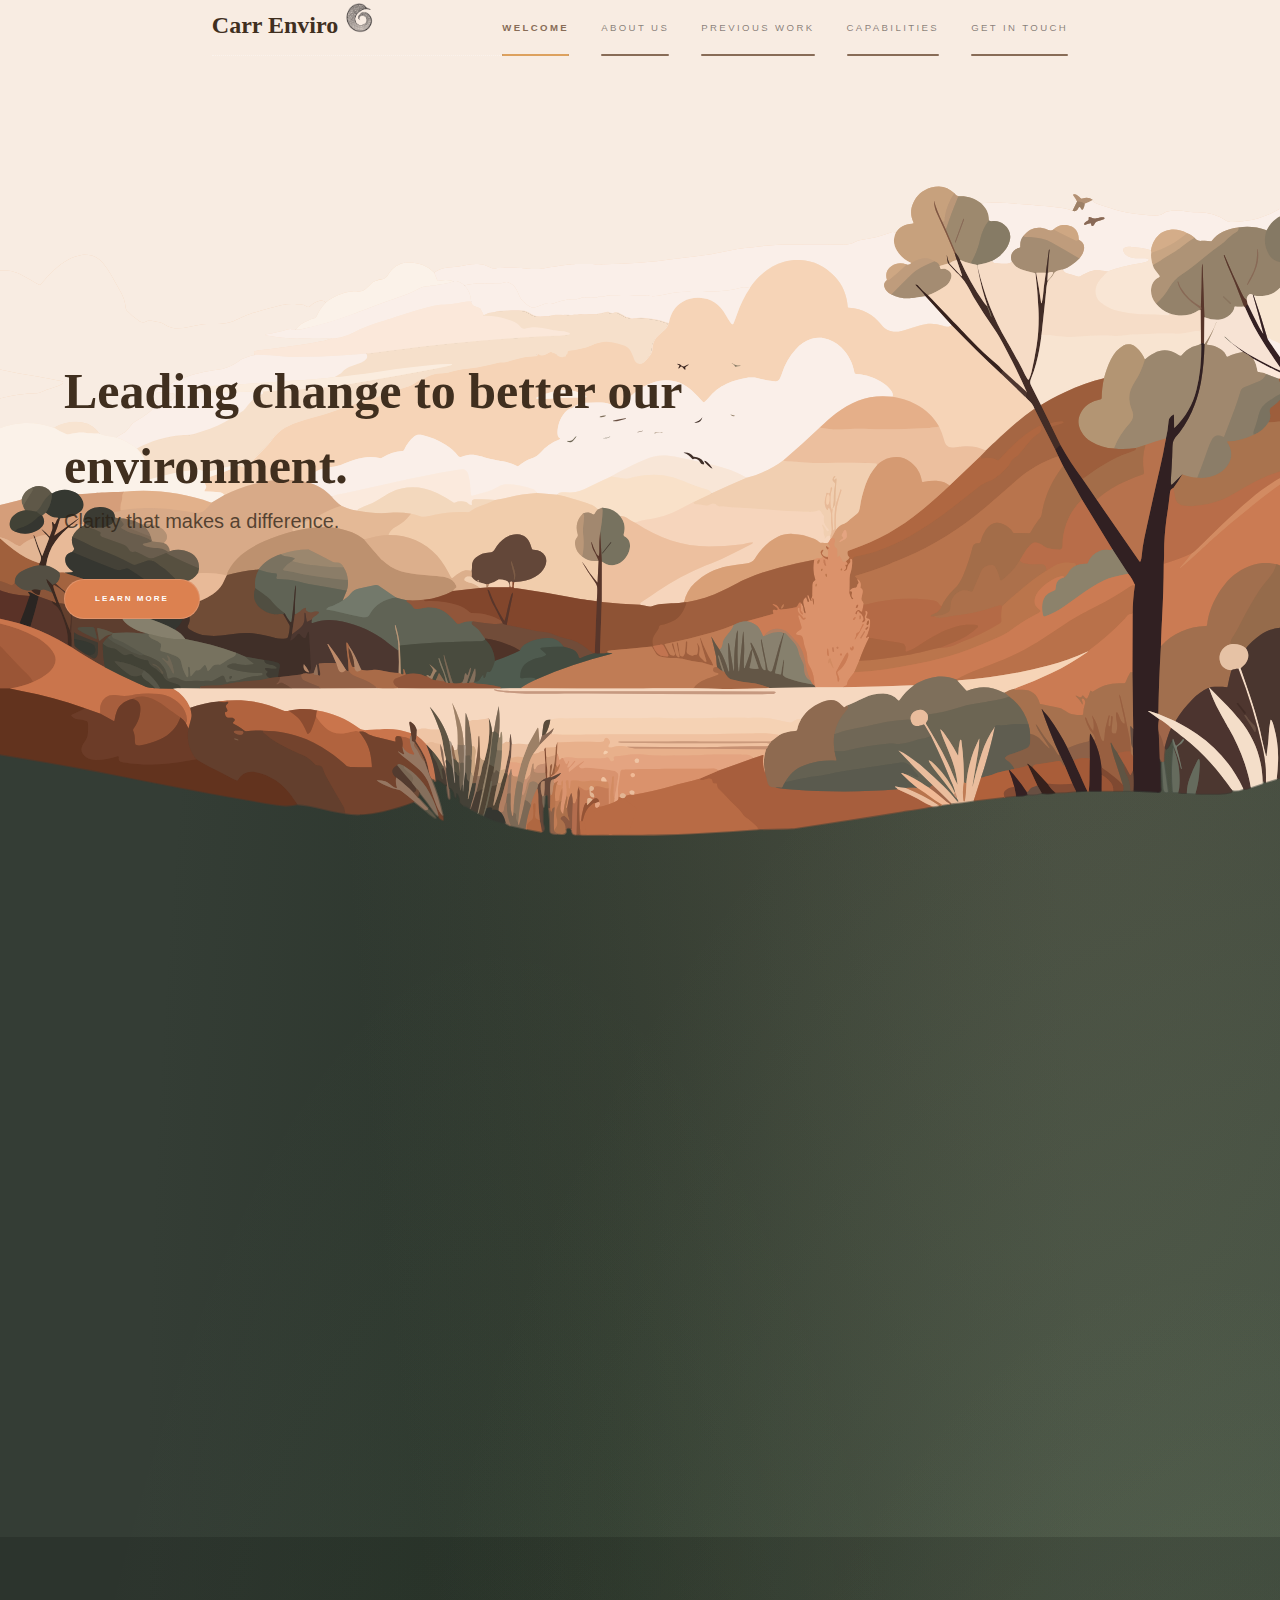
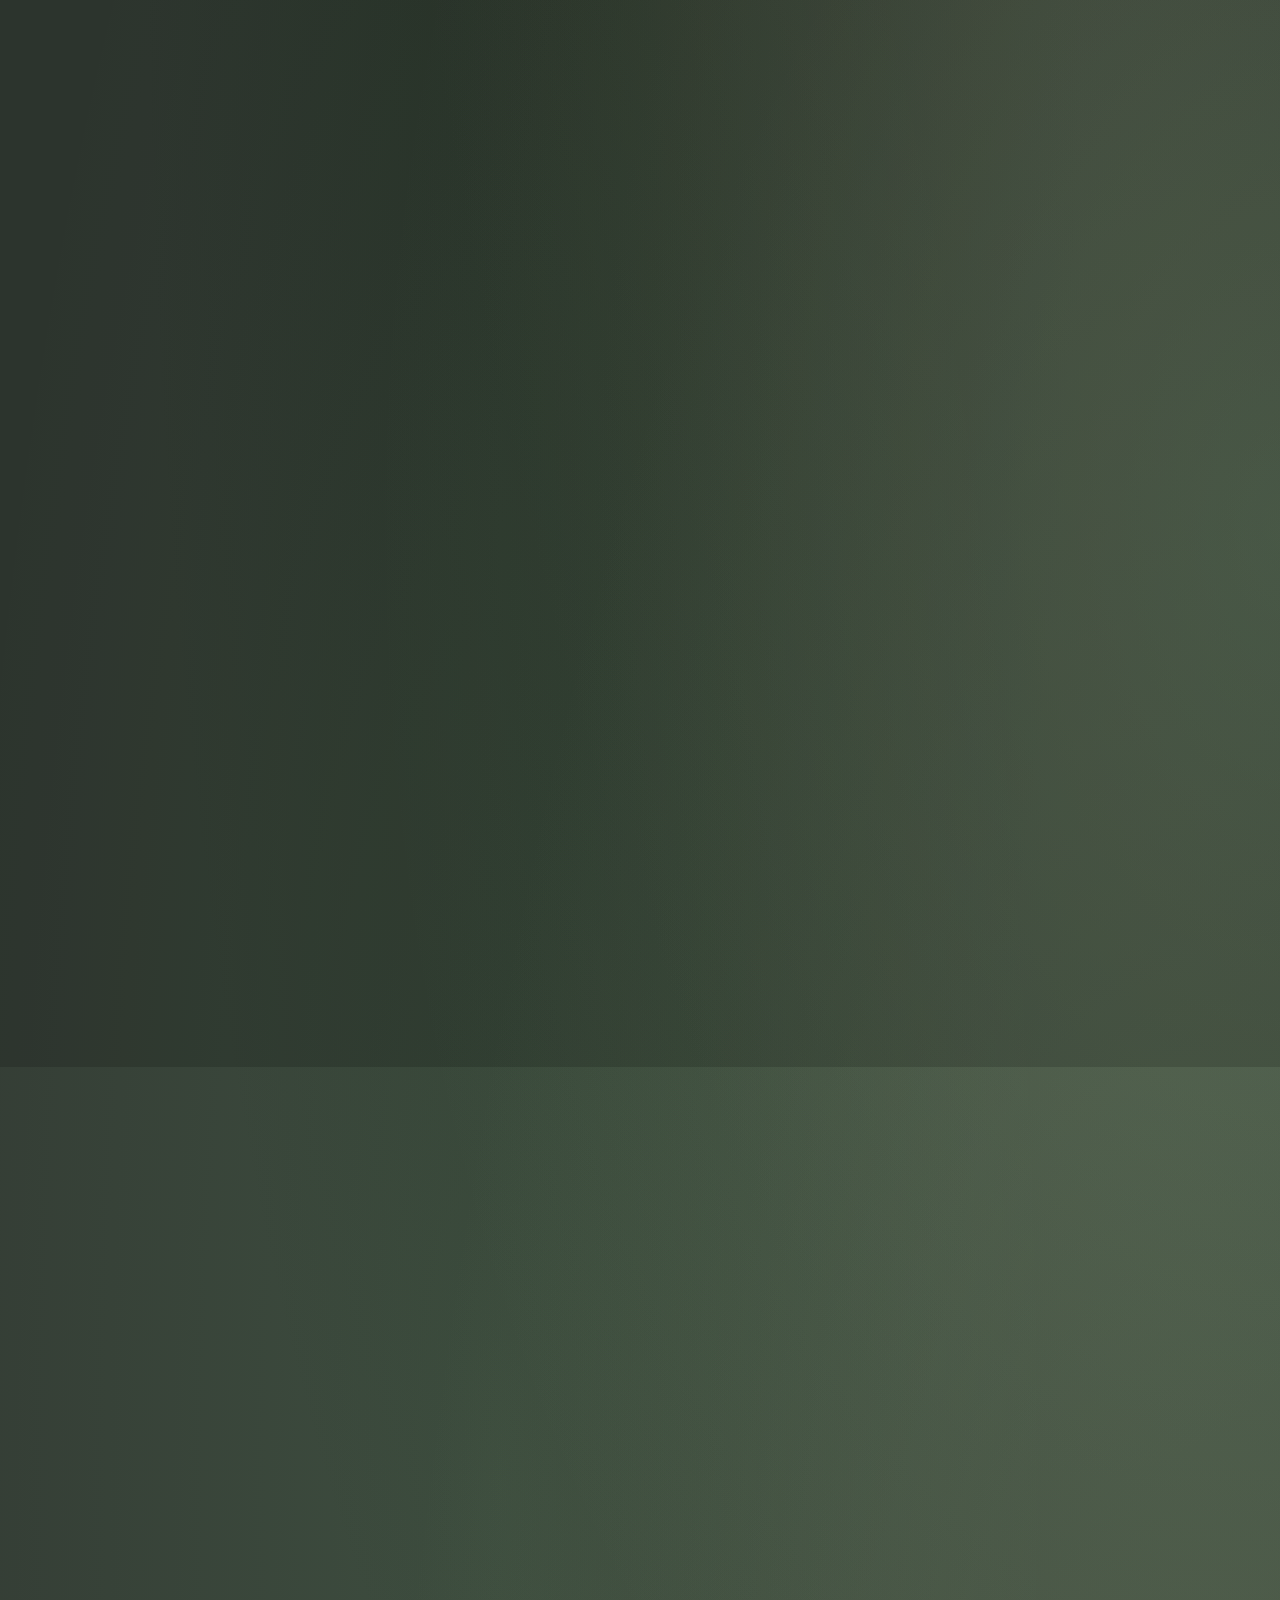
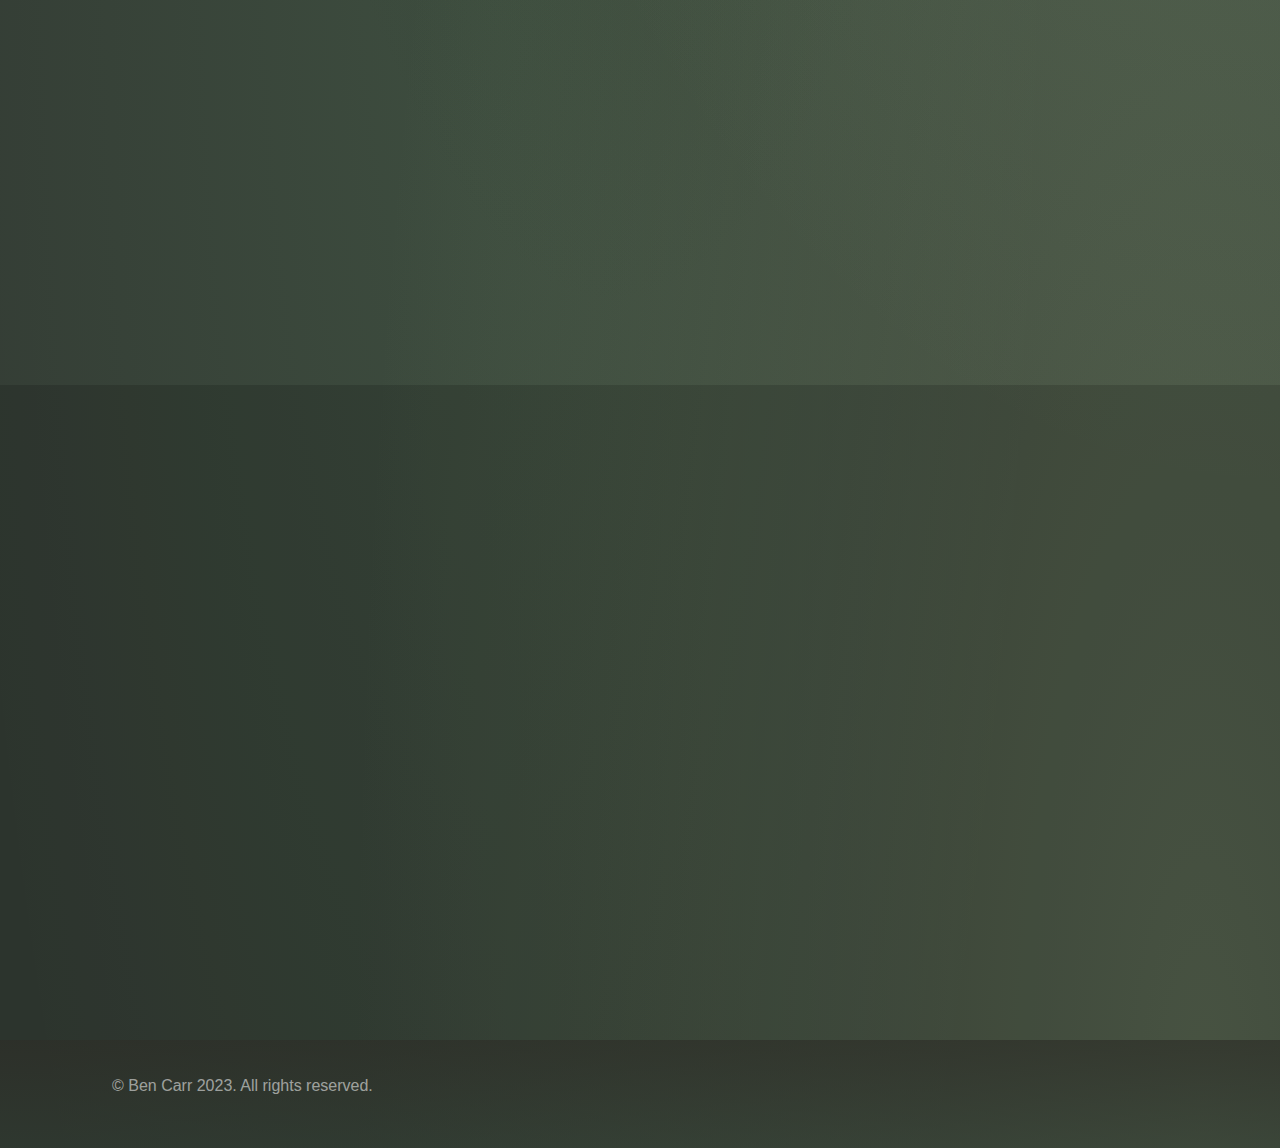
<file: index.html>
<!DOCTYPE html>
<!--
	Carr Enviro by HTML5 UP
	html5up.net | @ajlkn
	Free for personal and commercial use under the CCA 3.0 license (html5up.net/license)
-->
<html>
  <head>
    <title>Carr Enviro</title>
    <meta charset="utf-8" />
    <meta
      name="viewport"
      content="width=device-width, initial-scale=1, user-scalable=no"
    />
    <link rel="stylesheet" href="assets/css/main.css" />
    <noscript
      ><link rel="stylesheet" href="assets/css/noscript.css"
    /></noscript>
    <link rel="icon" type="image/x-icon" href="assets\css\images\favicon.png">
    <link href="https://db.onlinewebfonts.com/c/df180f85d58e18017bf4cfa28468be6b?family=Louize" rel="stylesheet">
  </head>
  <body class="is-preload">
    <!-- Sidebar -->
    <section id="sidebar">
      <!-- <h1 class="introtext" style="color: rgb(47, 42, 37);">Carr Enviro</h1>
          <img
            src="images\Carr Enviro Logo small.png"
            class="intrologo"
            style="width: 55px"
          />
          <p style="color: rgb(47, 42, 37);">Navigating change for a sustainable future.</p> -->
      <div class="inner">
        <a href="index.html">
        <header style="text-align: left; align-items: center;padding-bottom: 10em; padding-right: 8em;">
        <h1 class="introtext" style="color: #402f1f; text-align: left; font-size: 1.5em; align-items: center;;">Carr Enviro
          <img
            src="images\Carr Enviro Logo small.png"
            class="intrologo"
            style="width: 30px"
          />
          <p style="color: #402f1f; text-align: left; font-size: .65em; font-weight: 400; max-width: 300px; margin-bottom: 0;">Environmental Advisor</p>
          <p style="color: #7e6956; text-align: left; font-size: .65em; font-weight: 400; max-width: 300px;margin-bottom: 0;">Project Manager</p>
          <p style="color: #9f8975; text-align: left; font-size: .65em; font-weight: 400; max-width: 300px;margin-bottom: 0;">Site Inspector</p>
          </header>
          
          </a>
        <nav>
          <ul>
            <li><a href="#intro">Welcome</a></li>
            <li><a href="#zero">About us</a></li>
            <li><a href="#one">Previous Work</a></li>
            <li><a href="#two">Capabilities</a></li>
            <li><a href="#three">Get in touch</a></li>
          </ul>
        </nav>
      </div>
      <section id="sidefooter" class="wrapper fade-up">
        <div class="sideinner">
        <p style="font-size: .6em;">
          Carr Enviro is deeply committed to honoring and respecting the
          indigenous land upon which we operate. We recognize and value the rich
          cultural heritage and ancestral connections that indigenous
          communities have with the land.
        </p>
        </div>
        
      </section>
      <section id="sideicons">
        <div class="Social">
          <ul class="icons">
            <li>
              <a href="#" class="icon brands fa-twitter"
                ><span class="label">Twitter</span></a
              >
            </li>
            <!-- <li>
              <a href="#" class="icon brands fa-facebook-f"
                ><span class="label">Facebook</span></a
              >
            </li>
            <li>
              <a href="#" class="icon brands fa-github"
                ><span class="label">GitHub</span></a
              >
            </li>
            <li>
              <a href="#" class="icon brands fa-instagram"
                ><span class="label">Instagram</span></a
              >
            </li> -->
            <li>
              <a href="#" class="icon brands fa-linkedin-in"
                ><span class="label">LinkedIn</span></a
              >
            </li>
          </ul>
        </div>
      </section>
    </section>

    <!-- Wrapper -->
    <div id="wrapper">
      <!-- Intro -->
      <section id="intro" class="wrapper style1 fullscreen fade-up">
        <div id="introbirds" class="wrapper fade-up"></div>
        <div class="inner" style="max-width: 900px;">
          <h1 class="introtext">Leading change to better our environment.</h1>
          <!-- <img
            src="images\Carr Enviro Logo small.png"
            class="intrologo"
            style="width: 55px"
          /> -->
          <p style="font-weight: 500;">Clarity that makes a difference.</p>
          <ul class="actions">
            <li>
              <a href="#zero" class="button primary scrolly">Learn more</a>
            </li>
          </ul>
        </div>
      </section>
      <!-- zero -->
      <section id="zero" class="wrapper fade-up">
        <div class="inner container">
          <div class="aboutgraphics">
            <img src="images\DPcropped.png" style="width: 100%;" alt="Profile Picture">
          </div>
          <div class="abouttext boxrounded" style="display: inline-block;">
            <h2>About us</h2>
              <p style="margin-bottom: 0">
                  Ben Carr is a highly experienced environmental advisor with over 30
                  years of experience in both private and public organisations
                  including State and Australian Governments, environmental
                  consulting, and the not-for-profit conservation sector. <br />
                  <br />

                  Carr Enviro encompasses Ben's broad skill set including environmental
                  impact assessments, approvals and management, natural resource
                  management, ecological assessment and management and Biodiversity
                  and Carbon policy<br />
                  <br />

                  During his career Ben has overseen many large-scale environmental
                  approvals involving waste treatment and recycling with a recent
                  focus on organic waste processing. This combined with his recent
                  experience with the EPA give him a unique capacity to understand and
                  meet requirement under of the Victorian Environmental Protection Act
                  2017
                </p>
              </div>
              </div>

          <section id="one" class="wrapper style2 fade-up">
            <div class="inner">
              <div class="container1">
                <h2>Previous Projects</h2>
                <p>See just a few of the many projects we have helped guide through their creation, management & approval. </p>
                <div class="featureswork inner">
                  <section>
                    <div class="imagework">
                      <a href="#" class="image"><img src="images/01.png" alt="" data-position="center center" style="width: 100%;"/></a>
                    </div>
                    <div class="content">
                      <div class="inner">
                        <h2>Greendale Solar Farm Environmental Impact Assessment</h2>
                        <p>Conducted an EIA for Greendale Solar Farm, assessing impacts on wildlife, water, and soil. Developed mitigation strategies and collaborated with stakeholders to address concerns.</p>
                      </div>
                    </div>
                  </section>

                  <section>
                    <div class="imagework">
                      <a href="#" class="image"><img src="images/02.png" alt="" data-position="center center" style="width: 100%;"/></a>
                    </div>
                    <div class="content">
                      <div class="inner">
                        <h2>River Basin Natural Resource Management Plan</h2>
                        <p>Created a Natural Resource Management Plan for River Basin, focusing on water conservation, soil health, and native vegetation. Engaged with local farmers and conservation organizations.</p>
                      </div>
                    </div>
                  </section>

                   <section>
                    <div class="imagework">
                      <a href="#" class="image"><img src="images/03.png" alt="" data-position="center center" style="width: 100%;"/></a>
                    </div>
                    <div class="content">
                      <div class="inner">
                        <h2>Urban Biodiversity Conservation Strategy for Ballarat City</h2>
                        <p>Developed a Biodiversity Conservation Strategy for Metropolis City, restoring native vegetation and creating urban wildlife corridors. Collaborated with city planners and community groups.
                        </p>
                      </div>
                    </div>
                  </section>

                  <section>
                    <div class="imagework">
                      <a href="#" class="image"><img src="images/04.png" alt="" data-position="center center" style="width: 100%;"/></a>
                    </div>
                    <div class="content">
                      <div class="inner">
                        <h2>State Environmental Policy Framework Development</h2>
                        <p> Consulted on a new Environmental Policy Framework for a state government, reviewing policies and conducting stakeholder consultations. Drafted guidelines to streamline project approvals and enhance compliance.</p>
                      </div>
                    </div>
                  </section>

                </div>
              </div>
            <!-- </div> -->
          </section>




<!--        
					<section id="one" class="wrapper style2 spotlights">
						<section>
							<a href="#" class="image"><img src="images/pic01.jpg" alt="" data-position="center center" /></a>
							<div class="content">
								<div class="inner">
									<h2>Sed ipsum dolor</h2>
									<p>Phasellus convallis elit id ullamcorper pulvinar. Duis aliquam turpis mauris, eu ultricies erat malesuada quis. Aliquam dapibus.</p>
									<ul class="actions">
										<li><a href="generic.html" class="button">Learn more</a></li>
									</ul>
								</div>
							</div>
						</section>
						<section>
							<a href="#" class="image"><img src="images/pic02.jpg" alt="" data-position="top center" /></a>
							<div class="content">
								<div class="inner">
									<h2>Feugiat consequat</h2>
									<p>Phasellus convallis elit id ullamcorper pulvinar. Duis aliquam turpis mauris, eu ultricies erat malesuada quis. Aliquam dapibus.</p>
									<ul class="actions">
										<li><a href="generic.html" class="button">Learn more</a></li>
									</ul>
								</div>
							</div>
						</section>
						<section>
							<a href="#" class="image"><img src="images/pic03.jpg" alt="" data-position="25% 25%" /></a>
							<div class="content">
								<div class="inner">
									<h2>Ultricies aliquam</h2>
									<p>Phasellus convallis elit id ullamcorper pulvinar. Duis aliquam turpis mauris, eu ultricies erat malesuada quis. Aliquam dapibus.</p>
									<ul class="actions">
										<li><a href="generic.html" class="button">Learn more</a></li>
									</ul>
								</div>
							</div>
						</section>
					</section> -->

          
      <!-- Two -->
      <section id="two" class="wrapper style3 fade-up">
        <div class="inner">
          <div class="container1">
            <h2>Capabilities</h2>
            <p>
              Drive positive change through our comprehensive services in environmental assessment, resource management, and envornmental protection planning.<br>
            </p>
            <div class="features">
              <section>
                <span class="icon solid major fa-water"></span>
                <h3>Environmental Impact Assessment</h3>
                <p>
                  Expertise in assessing and managing environmental impacts, refined through extensive field investigations and policy development.
                </p>
              </section>
              <section>
                <span class="icon solid major fa-tree"></span>
                <h3>Natural Resource Management</h3>
                <p>
                  Deep understanding of catchment management principles, developing various environmental management plans and strategies.
                </p>
              </section>
              <section>
                <span class="icon solid major fa-map"></span>
                <h3>Biodiversity Conservation</h3>
                <p>
                  Achievement in biodiversity outcomes through strategic conservation planning, program development, and adaptive management.
                </p>
              </section>
              <section>
                <span class="icon solid major fa-building"></span>
                <h3>Government Systems and Structures</h3>
                <p>
                  Detailed knowledge and experience in government organizations, ensuring efficient project management within administrative systems.
                </p>
              </section>
              <section>
                <span class="icon solid major fa-comments"></span>
                <h3>Stakeholder Engagement and Communication</h3>
                <p>
                  Effective engagement across all sectors of natural resource management, delivering clear environmental outcomes through strong communication skills.
                </p>
              </section>
              <section>
                <span class="icon major fa-calendar"></span>
                <h3>Project and Program Management
                </h3>
                <p>
                  Excellence in developing, planning, implementing, and monitoring environmental protection programs, providing clear solutions to complex issues.
                </p>
              </section>
            </div>
            <!-- <ul class="actions">
              <li><a href="generic.html" class="button">Learn more</a></li>
            </ul> -->
          </div>
        </div>
      </section>

      <!-- Three -->
      <section id="three" class="wrapper style2 fade-up">
        <div class="inner">
          <h2>Get in touch</h2>
          <p>
            Get in contact today to disuss how we can help your team acheive environmental compliance and strive towards <br> a greener future.
          </p>
          <div class="split style1">
            <section>
              <form method="post" action="#">
                <div class="fields">
                  <div class="field half">
                    <label for="name">Name</label>
                    <input type="text" name="name" id="name" />
                  </div>
                  <div class="field half">
                    <label for="email">Email</label>
                    <input type="text" name="email" id="email" />
                  </div>
                  <div class="field">
                    <label for="message">Message</label>
                    <textarea name="message" id="message" rows="5"></textarea>
                  </div>
                </div>
                <ul class="actions">
                  <li><a href="" class="button submit">Send Message</a></li>
                </ul>
              </form>
            </section>
            <section>
              <ul class="contact">
                <li>
                  <h3>Address</h3>
                  <span
                    >Kew East, 3102<br />
                    Melbourne,<br />
                    Australia</span
                  >
                </li>
                <li>
                  <h3>Email</h3>
                  <a href="#">Ben@bcarr.com.au</a>
                </li>
                <li>
                  <h3>Phone</h3>
                  <span>0431 515 030</span>
                </li>
                <li>
                  <h3>Social</h3>
                  <ul class="icons">
                    <li>
                      <a href="#" class="icon brands fa-twitter"
                        ><span class="label">Twitter</span></a
                      >
                    </li>
                    </li>
                    <li>
                      <a href="#" class="icon brands fa-linkedin-in"
                        ><span class="label">LinkedIn</span></a
                      >
                    </li>
                  </ul>
                </li>
              </ul>
            </section>
          </div>
        </div>
      </section>
    </div>
        </div>

        
      </section>
     

    <!-- Footer -->
    <footer id="footer" class="wrapper style1-alt">
      <div class="innerfooter">
        <ul class="menu">
          <li>&copy; Ben Carr 2023. All rights reserved.</li>
        </ul>
      </div>
    </footer>

    <!-- Scripts -->
    <script src="assets/js/jquery.min.js"></script>
    <script src="assets/js/jquery.scrollex.min.js"></script>
    <script src="assets/js/jquery.scrolly.min.js"></script>
    <script src="assets/js/browser.min.js"></script>
    <script src="assets/js/breakpoints.min.js"></script>
    <script src="assets/js/util.js"></script>
    <script src="assets/js/main.js"></script>
  </body>
</html>
</file>
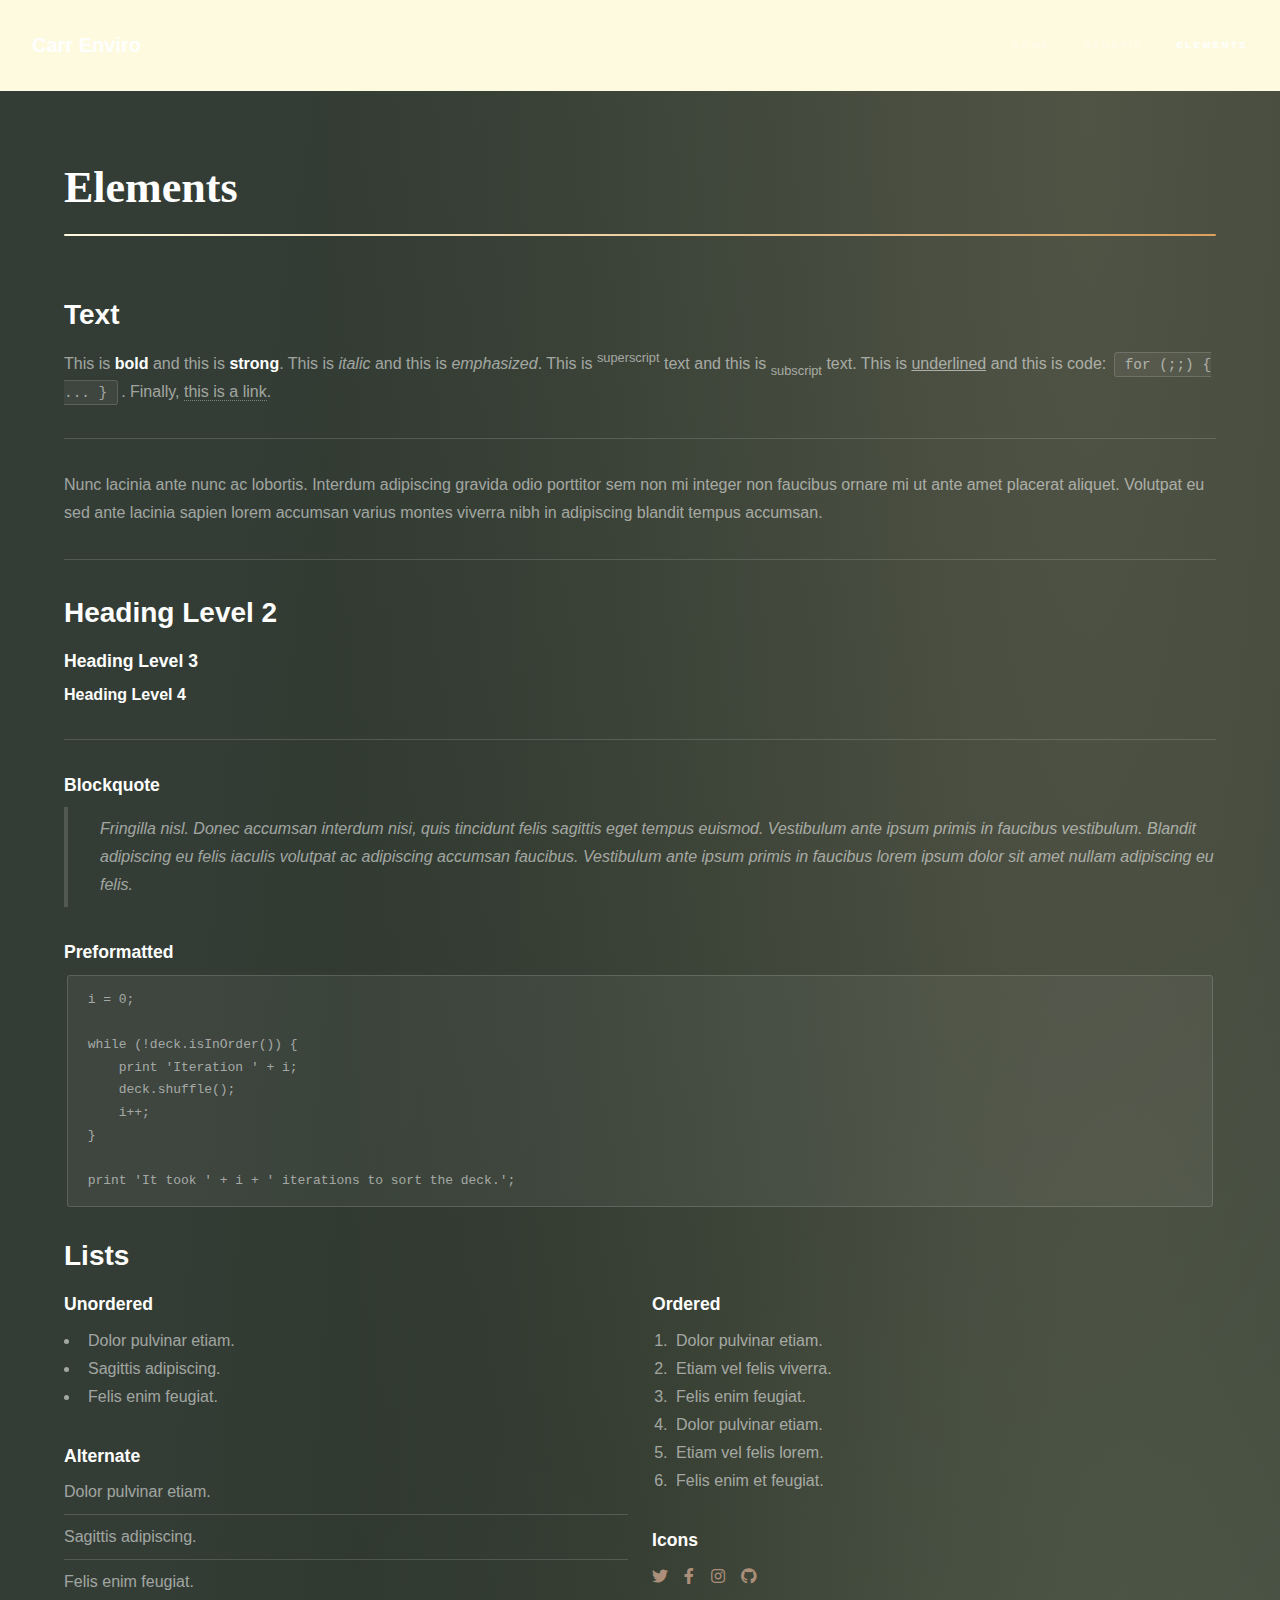
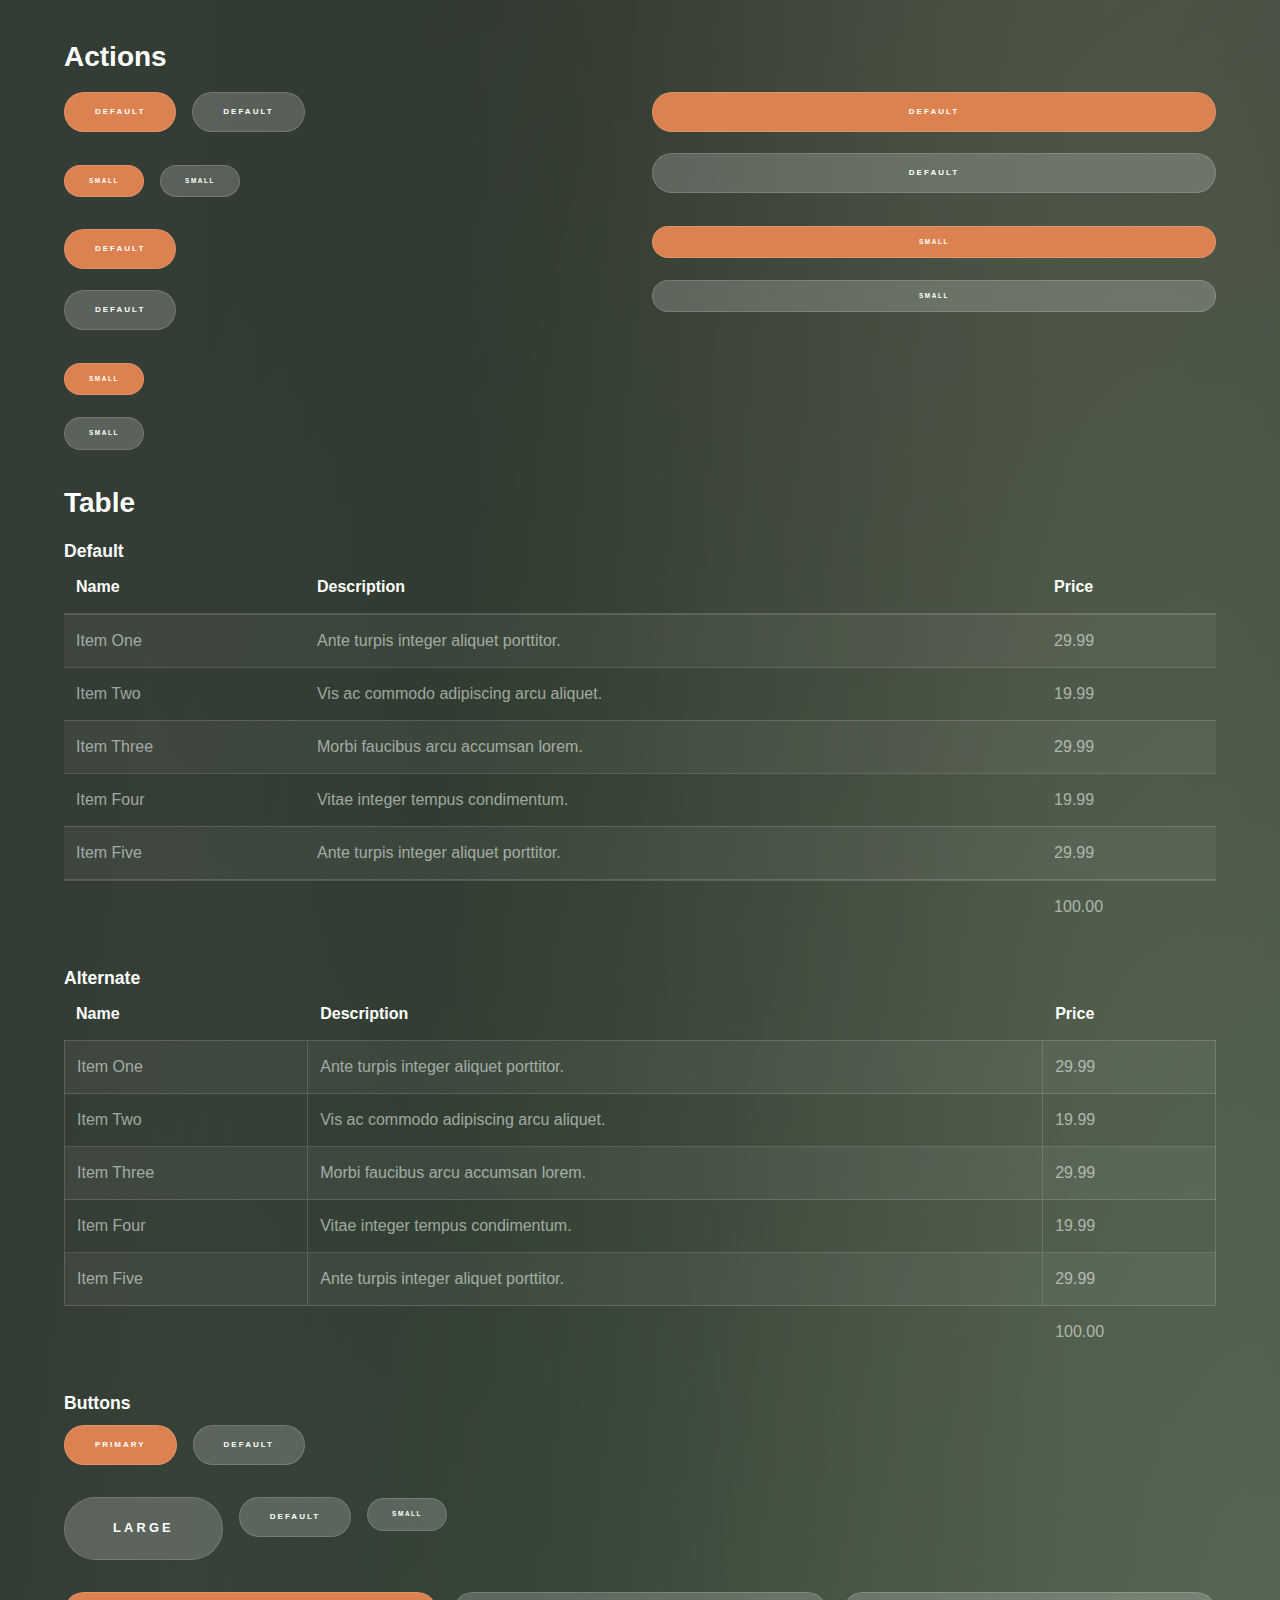
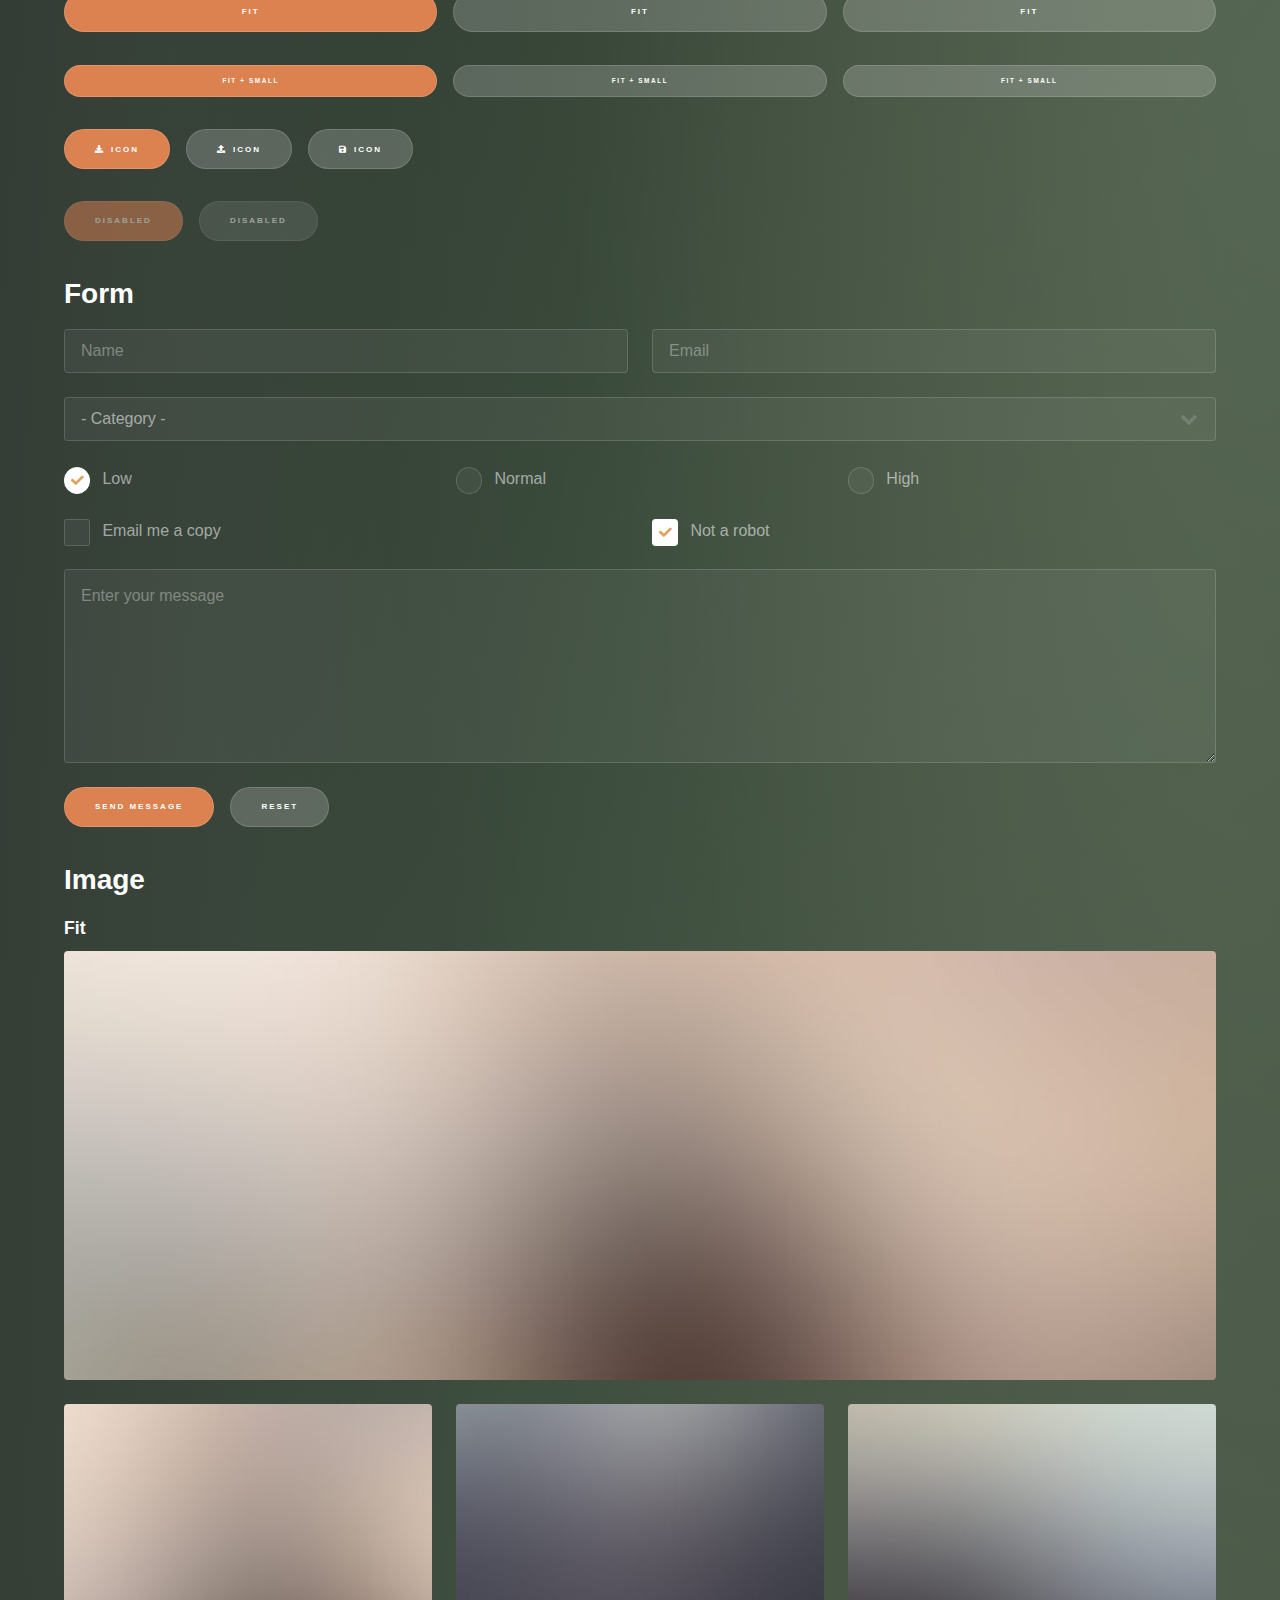
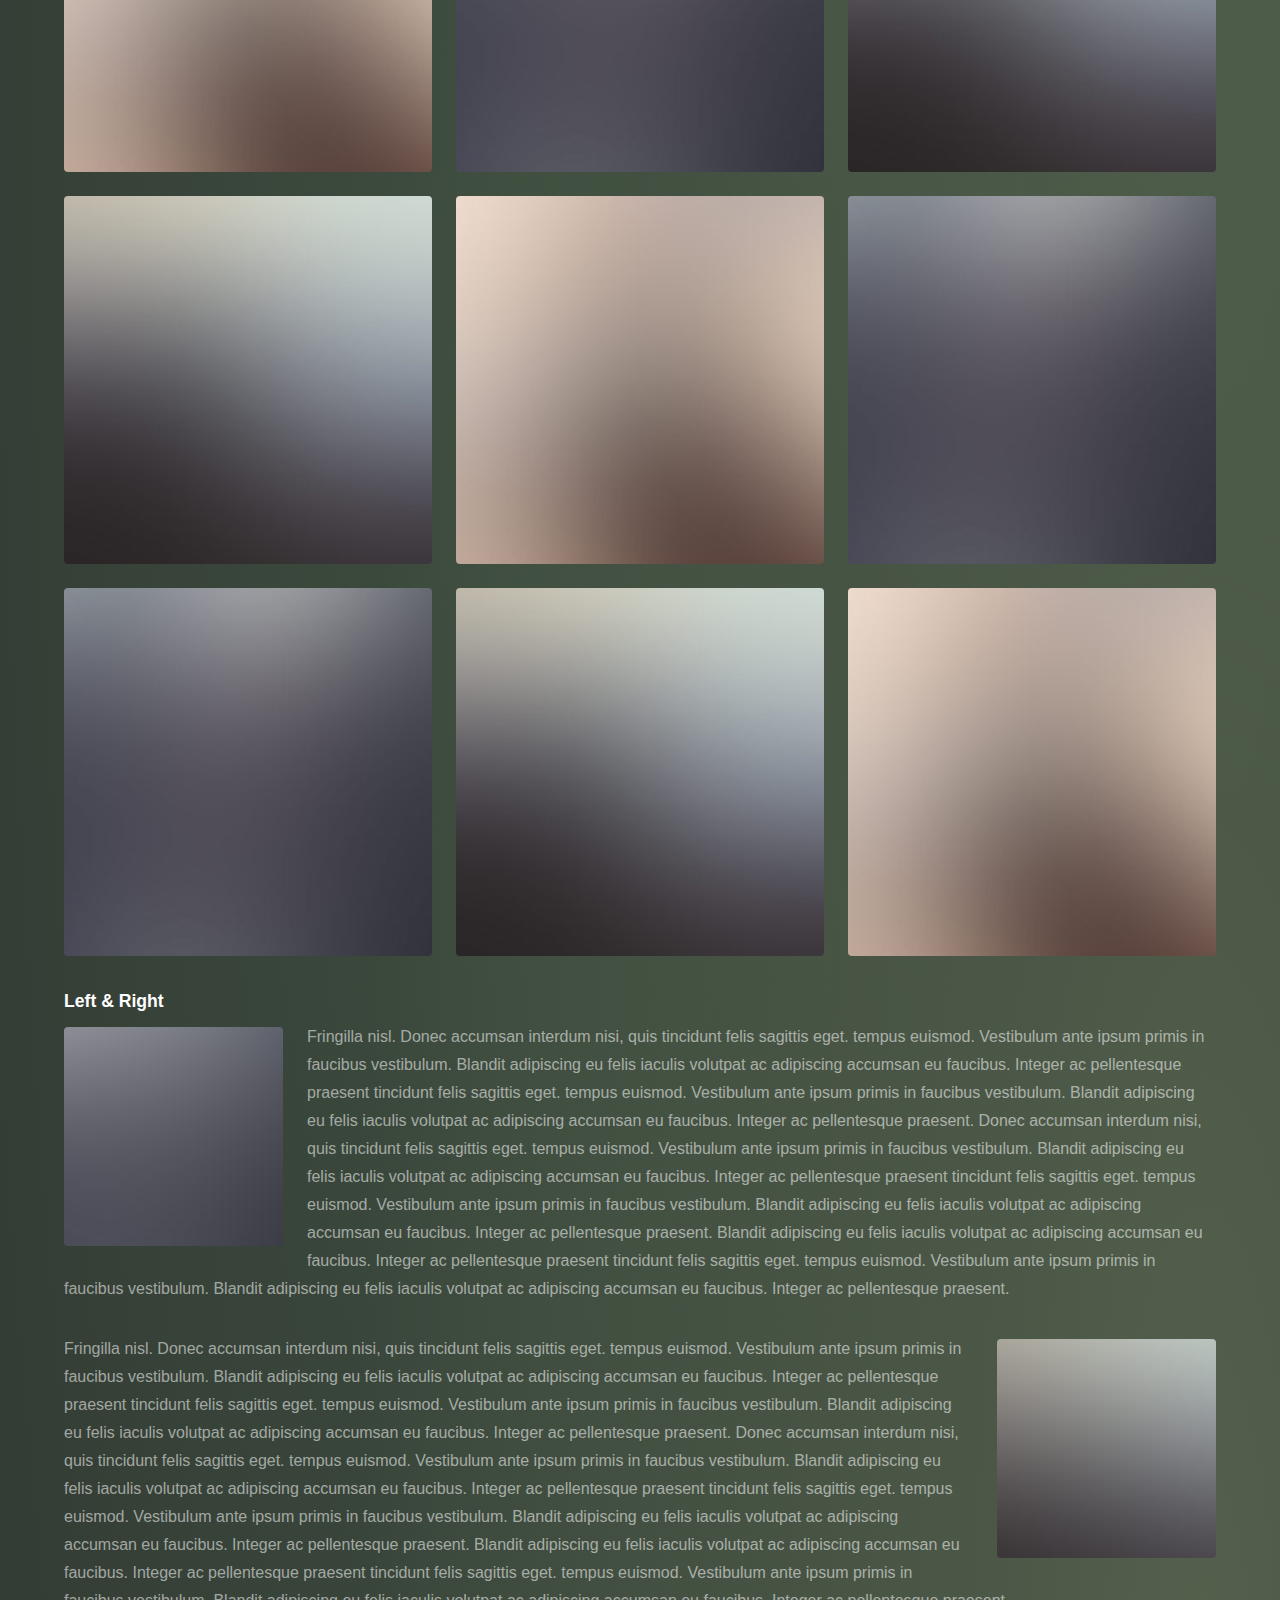
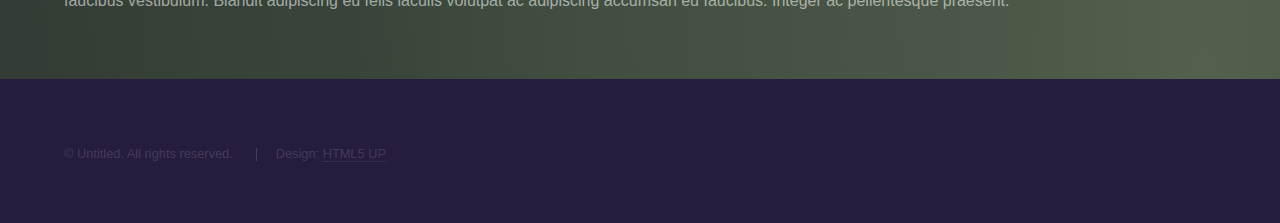
<file: elements.html>
<!DOCTYPE html>
<!--
	Carr Enviro by HTML5 UP
	html5up.net | @ajlkn
	Free for personal and commercial use under the CCA 3.0 license (html5up.net/license)
-->
<html>
  <head>
    <title>Elements - Carr Enviro by HTML5 UP</title>
    <meta charset="utf-8" />
    <meta
      name="viewport"
      content="width=device-width, initial-scale=1, user-scalable=no"
    />
    <link rel="stylesheet" href="assets/css/main.css" />
    <noscript
      ><link rel="stylesheet" href="assets/css/noscript.css"
    /></noscript>
  </head>
  <body class="is-preload">
    <!-- Header -->
    <header id="header">
      <a href="index.html" class="title">Carr Enviro</a>
      <nav>
        <ul>
          <li><a href="index.html">Home</a></li>
          <li><a href="generic.html">Generic</a></li>
          <li><a href="elements.html" class="active">Elements</a></li>
        </ul>
      </nav>
    </header>

    <!-- Wrapper -->
    <div id="wrapper">
      <!-- Main -->
      <section id="main" class="wrapper">
        <div class="inner">
          <h1 class="major">Elements</h1>

          <!-- Text -->
          <section>
            <h2>Text</h2>
            <p>
              This is <b>bold</b> and this is <strong>strong</strong>. This is
              <i>italic</i> and this is <em>emphasized</em>. This is
              <sup>superscript</sup> text and this is <sub>subscript</sub> text.
              This is <u>underlined</u> and this is code:
              <code>for (;;) { ... }</code>. Finally,
              <a href="#">this is a link</a>.
            </p>
            <hr />
            <p>
              Nunc lacinia ante nunc ac lobortis. Interdum adipiscing gravida
              odio porttitor sem non mi integer non faucibus ornare mi ut ante
              amet placerat aliquet. Volutpat eu sed ante lacinia sapien lorem
              accumsan varius montes viverra nibh in adipiscing blandit tempus
              accumsan.
            </p>
            <hr />
            <h2>Heading Level 2</h2>
            <h3>Heading Level 3</h3>
            <h4>Heading Level 4</h4>
            <hr />
            <h3>Blockquote</h3>
            <blockquote>
              Fringilla nisl. Donec accumsan interdum nisi, quis tincidunt felis
              sagittis eget tempus euismod. Vestibulum ante ipsum primis in
              faucibus vestibulum. Blandit adipiscing eu felis iaculis volutpat
              ac adipiscing accumsan faucibus. Vestibulum ante ipsum primis in
              faucibus lorem ipsum dolor sit amet nullam adipiscing eu felis.
            </blockquote>
            <h3>Preformatted</h3>
            <pre><code>i = 0;

while (!deck.isInOrder()) {
    print 'Iteration ' + i;
    deck.shuffle();
    i++;
}

print 'It took ' + i + ' iterations to sort the deck.';</code></pre>
          </section>

          <!-- Lists -->
          <section>
            <h2>Lists</h2>
            <div class="row">
              <div class="col-6 col-12-medium">
                <h3>Unordered</h3>
                <ul>
                  <li>Dolor pulvinar etiam.</li>
                  <li>Sagittis adipiscing.</li>
                  <li>Felis enim feugiat.</li>
                </ul>
                <h3>Alternate</h3>
                <ul class="alt">
                  <li>Dolor pulvinar etiam.</li>
                  <li>Sagittis adipiscing.</li>
                  <li>Felis enim feugiat.</li>
                </ul>
              </div>
              <div class="col-6 col-12-medium">
                <h3>Ordered</h3>
                <ol>
                  <li>Dolor pulvinar etiam.</li>
                  <li>Etiam vel felis viverra.</li>
                  <li>Felis enim feugiat.</li>
                  <li>Dolor pulvinar etiam.</li>
                  <li>Etiam vel felis lorem.</li>
                  <li>Felis enim et feugiat.</li>
                </ol>
                <h3>Icons</h3>
                <ul class="icons">
                  <li>
                    <a href="#" class="icon brands fa-twitter"
                      ><span class="label">Twitter</span></a
                    >
                  </li>
                  <li>
                    <a href="#" class="icon brands fa-facebook-f"
                      ><span class="label">Facebook</span></a
                    >
                  </li>
                  <li>
                    <a href="#" class="icon brands fa-instagram"
                      ><span class="label">Instagram</span></a
                    >
                  </li>
                  <li>
                    <a href="#" class="icon brands fa-github"
                      ><span class="label">Github</span></a
                    >
                  </li>
                </ul>
              </div>
            </div>
            <h2>Actions</h2>
            <div class="row">
              <div class="col-6 col-12-medium">
                <ul class="actions">
                  <li><a href="#" class="button primary">Default</a></li>
                  <li><a href="#" class="button">Default</a></li>
                </ul>
                <ul class="actions small">
                  <li><a href="#" class="button primary small">Small</a></li>
                  <li><a href="#" class="button small">Small</a></li>
                </ul>
                <ul class="actions stacked">
                  <li><a href="#" class="button primary">Default</a></li>
                  <li><a href="#" class="button">Default</a></li>
                </ul>
                <ul class="actions stacked">
                  <li><a href="#" class="button primary small">Small</a></li>
                  <li><a href="#" class="button small">Small</a></li>
                </ul>
              </div>
              <div class="col-6 col-12-medium">
                <ul class="actions stacked">
                  <li><a href="#" class="button primary fit">Default</a></li>
                  <li><a href="#" class="button fit">Default</a></li>
                </ul>
                <ul class="actions stacked">
                  <li>
                    <a href="#" class="button primary small fit">Small</a>
                  </li>
                  <li><a href="#" class="button small fit">Small</a></li>
                </ul>
              </div>
            </div>
          </section>

          <!-- Table -->
          <section>
            <h2>Table</h2>
            <h3>Default</h3>
            <div class="table-wrapper">
              <table>
                <thead>
                  <tr>
                    <th>Name</th>
                    <th>Description</th>
                    <th>Price</th>
                  </tr>
                </thead>
                <tbody>
                  <tr>
                    <td>Item One</td>
                    <td>Ante turpis integer aliquet porttitor.</td>
                    <td>29.99</td>
                  </tr>
                  <tr>
                    <td>Item Two</td>
                    <td>Vis ac commodo adipiscing arcu aliquet.</td>
                    <td>19.99</td>
                  </tr>
                  <tr>
                    <td>Item Three</td>
                    <td>Morbi faucibus arcu accumsan lorem.</td>
                    <td>29.99</td>
                  </tr>
                  <tr>
                    <td>Item Four</td>
                    <td>Vitae integer tempus condimentum.</td>
                    <td>19.99</td>
                  </tr>
                  <tr>
                    <td>Item Five</td>
                    <td>Ante turpis integer aliquet porttitor.</td>
                    <td>29.99</td>
                  </tr>
                </tbody>
                <tfoot>
                  <tr>
                    <td colspan="2"></td>
                    <td>100.00</td>
                  </tr>
                </tfoot>
              </table>
            </div>

            <h3>Alternate</h3>
            <div class="table-wrapper">
              <table class="alt">
                <thead>
                  <tr>
                    <th>Name</th>
                    <th>Description</th>
                    <th>Price</th>
                  </tr>
                </thead>
                <tbody>
                  <tr>
                    <td>Item One</td>
                    <td>Ante turpis integer aliquet porttitor.</td>
                    <td>29.99</td>
                  </tr>
                  <tr>
                    <td>Item Two</td>
                    <td>Vis ac commodo adipiscing arcu aliquet.</td>
                    <td>19.99</td>
                  </tr>
                  <tr>
                    <td>Item Three</td>
                    <td>Morbi faucibus arcu accumsan lorem.</td>
                    <td>29.99</td>
                  </tr>
                  <tr>
                    <td>Item Four</td>
                    <td>Vitae integer tempus condimentum.</td>
                    <td>19.99</td>
                  </tr>
                  <tr>
                    <td>Item Five</td>
                    <td>Ante turpis integer aliquet porttitor.</td>
                    <td>29.99</td>
                  </tr>
                </tbody>
                <tfoot>
                  <tr>
                    <td colspan="2"></td>
                    <td>100.00</td>
                  </tr>
                </tfoot>
              </table>
            </div>
          </section>

          <!-- Buttons -->
          <section>
            <h3>Buttons</h3>
            <ul class="actions">
              <li><a href="#" class="button primary">Primary</a></li>
              <li><a href="#" class="button">Default</a></li>
            </ul>
            <ul class="actions">
              <li><a href="#" class="button large">Large</a></li>
              <li><a href="#" class="button">Default</a></li>
              <li><a href="#" class="button small">Small</a></li>
            </ul>
            <ul class="actions fit">
              <li><a href="#" class="button primary fit">Fit</a></li>
              <li><a href="#" class="button fit">Fit</a></li>
              <li><a href="#" class="button fit">Fit</a></li>
            </ul>
            <ul class="actions fit small">
              <li>
                <a href="#" class="button primary fit small">Fit + Small</a>
              </li>
              <li><a href="#" class="button fit small">Fit + Small</a></li>
              <li><a href="#" class="button fit small">Fit + Small</a></li>
            </ul>
            <ul class="actions">
              <li>
                <a href="#" class="button primary icon solid fa-download"
                  >Icon</a
                >
              </li>
              <li><a href="#" class="button icon solid fa-upload">Icon</a></li>
              <li><a href="#" class="button icon solid fa-save">Icon</a></li>
            </ul>
            <ul class="actions">
              <li><span class="button primary disabled">Disabled</span></li>
              <li><span class="button disabled">Disabled</span></li>
            </ul>
          </section>

          <!-- Form -->
          <section>
            <h2>Form</h2>
            <form method="post" action="#">
              <div class="row gtr-uniform">
                <div class="col-6 col-12-xsmall">
                  <input
                    type="text"
                    name="demo-name"
                    id="demo-name"
                    value=""
                    placeholder="Name"
                  />
                </div>
                <div class="col-6 col-12-xsmall">
                  <input
                    type="email"
                    name="demo-email"
                    id="demo-email"
                    value=""
                    placeholder="Email"
                  />
                </div>
                <div class="col-12">
                  <select name="demo-category" id="demo-category">
                    <option value="">- Category -</option>
                    <option value="1">Manufacturing</option>
                    <option value="1">Shipping</option>
                    <option value="1">Administration</option>
                    <option value="1">Human Resources</option>
                  </select>
                </div>
                <div class="col-4 col-12-small">
                  <input
                    type="radio"
                    id="demo-priority-low"
                    name="demo-priority"
                    checked
                  />
                  <label for="demo-priority-low">Low</label>
                </div>
                <div class="col-4 col-12-small">
                  <input
                    type="radio"
                    id="demo-priority-normal"
                    name="demo-priority"
                  />
                  <label for="demo-priority-normal">Normal</label>
                </div>
                <div class="col-4 col-12-small">
                  <input
                    type="radio"
                    id="demo-priority-high"
                    name="demo-priority"
                  />
                  <label for="demo-priority-high">High</label>
                </div>
                <div class="col-6 col-12-small">
                  <input type="checkbox" id="demo-copy" name="demo-copy" />
                  <label for="demo-copy">Email me a copy</label>
                </div>
                <div class="col-6 col-12-small">
                  <input
                    type="checkbox"
                    id="demo-human"
                    name="demo-human"
                    checked
                  />
                  <label for="demo-human">Not a robot</label>
                </div>
                <div class="col-12">
                  <textarea
                    name="demo-message"
                    id="demo-message"
                    placeholder="Enter your message"
                    rows="6"
                  ></textarea>
                </div>
                <div class="col-12">
                  <ul class="actions">
                    <li>
                      <input
                        type="submit"
                        value="Send Message"
                        class="primary"
                      />
                    </li>
                    <li><input type="reset" value="Reset" /></li>
                  </ul>
                </div>
              </div>
            </form>
          </section>

          <!-- Image -->
          <section>
            <h2>Image</h2>
            <h3>Fit</h3>
            <div class="box alt">
              <div class="row gtr-uniform">
                <div class="col-12">
                  <span class="image fit"
                    ><img src="images/pic04.jpg" alt=""
                  /></span>
                </div>
                <div class="col-4">
                  <span class="image fit"
                    ><img src="images/pic01.jpg" alt=""
                  /></span>
                </div>
                <div class="col-4">
                  <span class="image fit"
                    ><img src="images/pic02.jpg" alt=""
                  /></span>
                </div>
                <div class="col-4">
                  <span class="image fit"
                    ><img src="images/pic03.jpg" alt=""
                  /></span>
                </div>
                <div class="col-4">
                  <span class="image fit"
                    ><img src="images/pic03.jpg" alt=""
                  /></span>
                </div>
                <div class="col-4">
                  <span class="image fit"
                    ><img src="images/pic01.jpg" alt=""
                  /></span>
                </div>
                <div class="col-4">
                  <span class="image fit"
                    ><img src="images/pic02.jpg" alt=""
                  /></span>
                </div>
                <div class="col-4">
                  <span class="image fit"
                    ><img src="images/pic02.jpg" alt=""
                  /></span>
                </div>
                <div class="col-4">
                  <span class="image fit"
                    ><img src="images/pic03.jpg" alt=""
                  /></span>
                </div>
                <div class="col-4">
                  <span class="image fit"
                    ><img src="images/pic01.jpg" alt=""
                  /></span>
                </div>
              </div>
            </div>
            <h3>Left &amp; Right</h3>
            <p>
              <span class="image left"
                ><img src="images/pic05.jpg" alt="" /></span
              >Fringilla nisl. Donec accumsan interdum nisi, quis tincidunt
              felis sagittis eget. tempus euismod. Vestibulum ante ipsum primis
              in faucibus vestibulum. Blandit adipiscing eu felis iaculis
              volutpat ac adipiscing accumsan eu faucibus. Integer ac
              pellentesque praesent tincidunt felis sagittis eget. tempus
              euismod. Vestibulum ante ipsum primis in faucibus vestibulum.
              Blandit adipiscing eu felis iaculis volutpat ac adipiscing
              accumsan eu faucibus. Integer ac pellentesque praesent. Donec
              accumsan interdum nisi, quis tincidunt felis sagittis eget. tempus
              euismod. Vestibulum ante ipsum primis in faucibus vestibulum.
              Blandit adipiscing eu felis iaculis volutpat ac adipiscing
              accumsan eu faucibus. Integer ac pellentesque praesent tincidunt
              felis sagittis eget. tempus euismod. Vestibulum ante ipsum primis
              in faucibus vestibulum. Blandit adipiscing eu felis iaculis
              volutpat ac adipiscing accumsan eu faucibus. Integer ac
              pellentesque praesent. Blandit adipiscing eu felis iaculis
              volutpat ac adipiscing accumsan eu faucibus. Integer ac
              pellentesque praesent tincidunt felis sagittis eget. tempus
              euismod. Vestibulum ante ipsum primis in faucibus vestibulum.
              Blandit adipiscing eu felis iaculis volutpat ac adipiscing
              accumsan eu faucibus. Integer ac pellentesque praesent.
            </p>
            <p>
              <span class="image right"
                ><img src="images/pic06.jpg" alt="" /></span
              >Fringilla nisl. Donec accumsan interdum nisi, quis tincidunt
              felis sagittis eget. tempus euismod. Vestibulum ante ipsum primis
              in faucibus vestibulum. Blandit adipiscing eu felis iaculis
              volutpat ac adipiscing accumsan eu faucibus. Integer ac
              pellentesque praesent tincidunt felis sagittis eget. tempus
              euismod. Vestibulum ante ipsum primis in faucibus vestibulum.
              Blandit adipiscing eu felis iaculis volutpat ac adipiscing
              accumsan eu faucibus. Integer ac pellentesque praesent. Donec
              accumsan interdum nisi, quis tincidunt felis sagittis eget. tempus
              euismod. Vestibulum ante ipsum primis in faucibus vestibulum.
              Blandit adipiscing eu felis iaculis volutpat ac adipiscing
              accumsan eu faucibus. Integer ac pellentesque praesent tincidunt
              felis sagittis eget. tempus euismod. Vestibulum ante ipsum primis
              in faucibus vestibulum. Blandit adipiscing eu felis iaculis
              volutpat ac adipiscing accumsan eu faucibus. Integer ac
              pellentesque praesent. Blandit adipiscing eu felis iaculis
              volutpat ac adipiscing accumsan eu faucibus. Integer ac
              pellentesque praesent tincidunt felis sagittis eget. tempus
              euismod. Vestibulum ante ipsum primis in faucibus vestibulum.
              Blandit adipiscing eu felis iaculis volutpat ac adipiscing
              accumsan eu faucibus. Integer ac pellentesque praesent.
            </p>
          </section>
        </div>
      </section>
    </div>

    <!-- Footer -->
    <footer id="footer" class="wrapper alt">
      <div class="inner">
        <ul class="menu">
          <li>&copy; Untitled. All rights reserved.</li>
          <li>Design: <a href="http://html5up.net">HTML5 UP</a></li>
        </ul>
      </div>
    </footer>

    <!-- Scripts -->
    <script src="assets/js/jquery.min.js"></script>
    <script src="assets/js/jquery.scrollex.min.js"></script>
    <script src="assets/js/jquery.scrolly.min.js"></script>
    <script src="assets/js/browser.min.js"></script>
    <script src="assets/js/breakpoints.min.js"></script>
    <script src="assets/js/util.js"></script>
    <script src="assets/js/main.js"></script>
  </body>
</html>
</file>
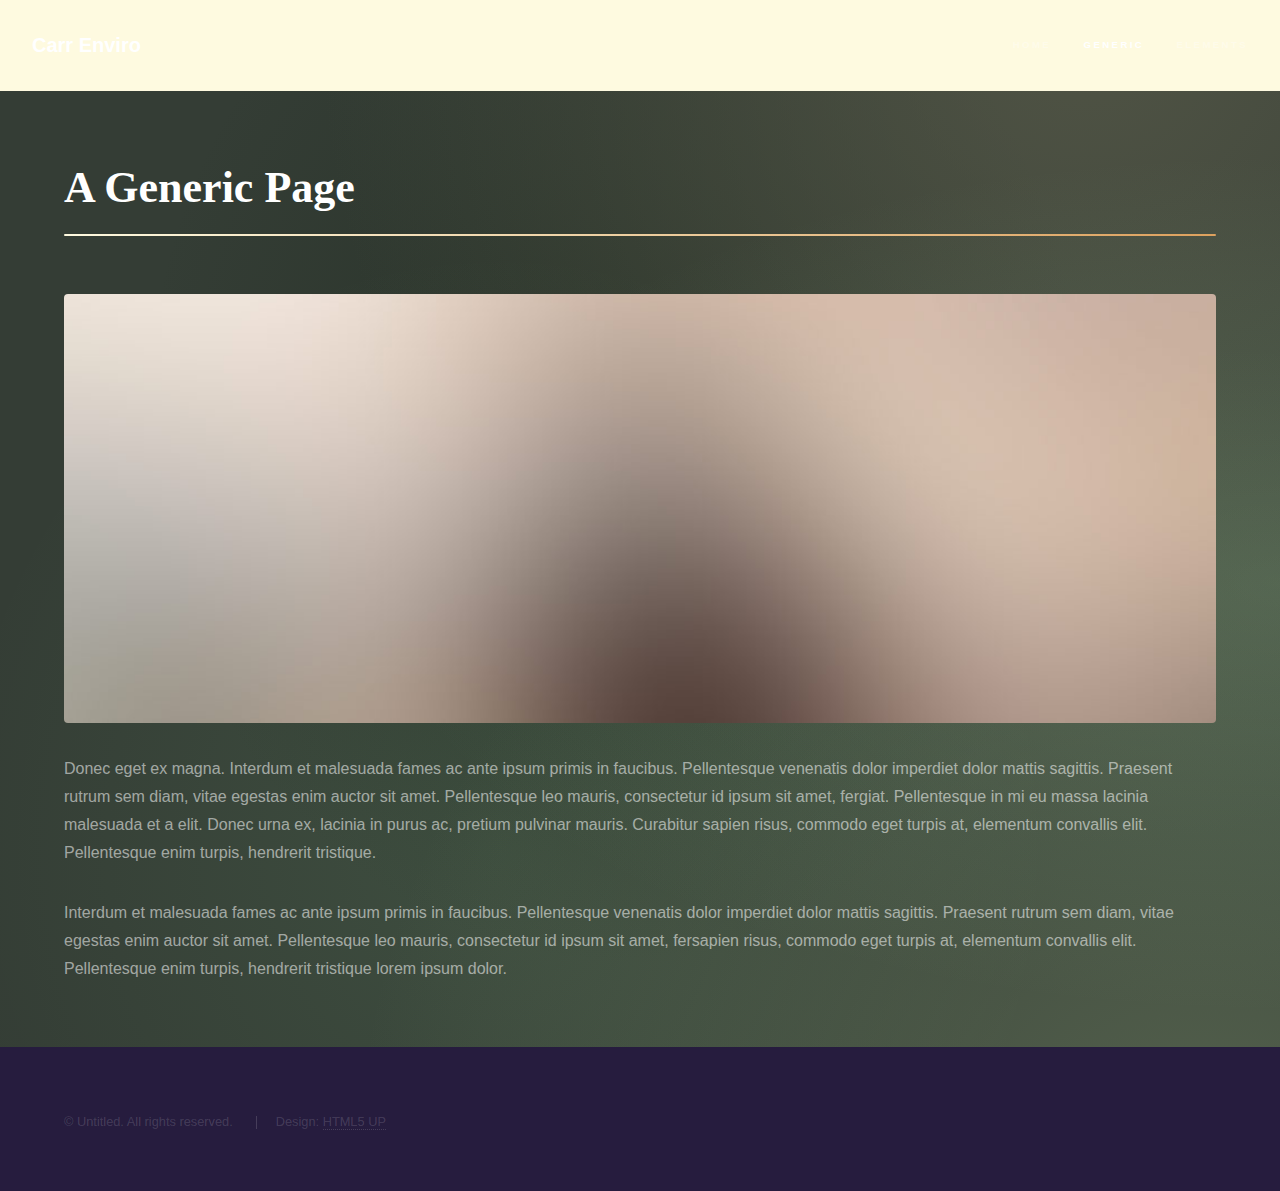
<file: generic.html>
<!DOCTYPE html>
<!--
	Carr Enviro by HTML5 UP
	html5up.net | @ajlkn
	Free for personal and commercial use under the CCA 3.0 license (html5up.net/license)
-->
<html>
  <head>
    <title>Generic - Carr Enviro by HTML5 UP</title>
    <meta charset="utf-8" />
    <meta
      name="viewport"
      content="width=device-width, initial-scale=1, user-scalable=no"
    />
    <link rel="stylesheet" href="assets/css/main.css" />
    <noscript
      ><link rel="stylesheet" href="assets/css/noscript.css"
    /></noscript>
  </head>
  <body class="is-preload">
    <!-- Header -->
    <header id="header">
      <a href="index.html" class="title">Carr Enviro</a>
      <nav>
        <ul>
          <li><a href="index.html">Home</a></li>
          <li><a href="generic.html" class="active">Generic</a></li>
          <li><a href="elements.html">Elements</a></li>
        </ul>
      </nav>
    </header>

    <!-- Wrapper -->
    <div id="wrapper">
      <!-- Main -->
      <section id="main" class="wrapper">
        <div class="inner">
          <h1 class="major">A Generic Page</h1>
          <span class="image fit"><img src="images/pic04.jpg" alt="" /></span>
          <p>
            Donec eget ex magna. Interdum et malesuada fames ac ante ipsum
            primis in faucibus. Pellentesque venenatis dolor imperdiet dolor
            mattis sagittis. Praesent rutrum sem diam, vitae egestas enim auctor
            sit amet. Pellentesque leo mauris, consectetur id ipsum sit amet,
            fergiat. Pellentesque in mi eu massa lacinia malesuada et a elit.
            Donec urna ex, lacinia in purus ac, pretium pulvinar mauris.
            Curabitur sapien risus, commodo eget turpis at, elementum convallis
            elit. Pellentesque enim turpis, hendrerit tristique.
          </p>
          <p>
            Interdum et malesuada fames ac ante ipsum primis in faucibus.
            Pellentesque venenatis dolor imperdiet dolor mattis sagittis.
            Praesent rutrum sem diam, vitae egestas enim auctor sit amet.
            Pellentesque leo mauris, consectetur id ipsum sit amet, fersapien
            risus, commodo eget turpis at, elementum convallis elit.
            Pellentesque enim turpis, hendrerit tristique lorem ipsum dolor.
          </p>
        </div>
      </section>
    </div>

    <!-- Footer -->
    <footer id="footer" class="wrapper alt">
      <div class="inner">
        <ul class="menu">
          <li>&copy; Untitled. All rights reserved.</li>
          <li>Design: <a href="http://html5up.net">HTML5 UP</a></li>
        </ul>
      </div>
    </footer>

    <!-- Scripts -->
    <script src="assets/js/jquery.min.js"></script>
    <script src="assets/js/jquery.scrollex.min.js"></script>
    <script src="assets/js/jquery.scrolly.min.js"></script>
    <script src="assets/js/browser.min.js"></script>
    <script src="assets/js/breakpoints.min.js"></script>
    <script src="assets/js/util.js"></script>
    <script src="assets/js/main.js"></script>
  </body>
</html>
</file>
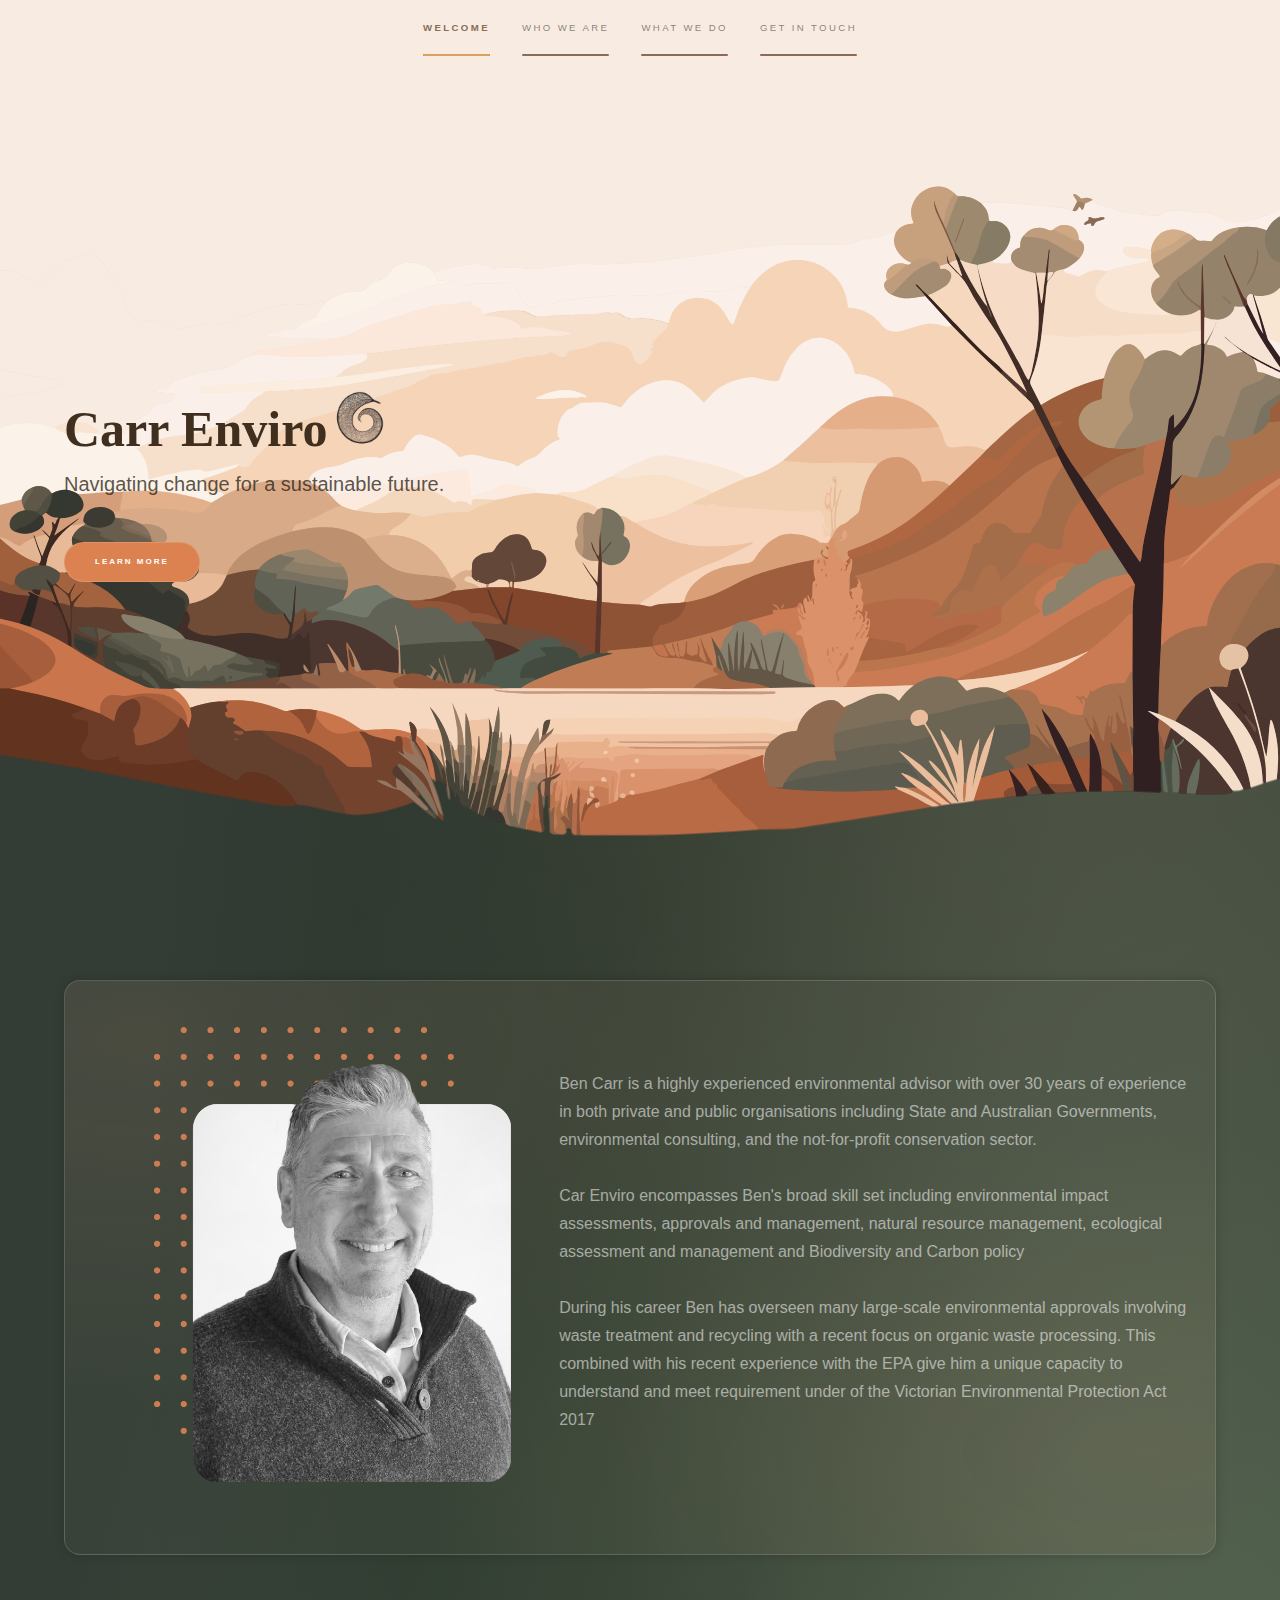
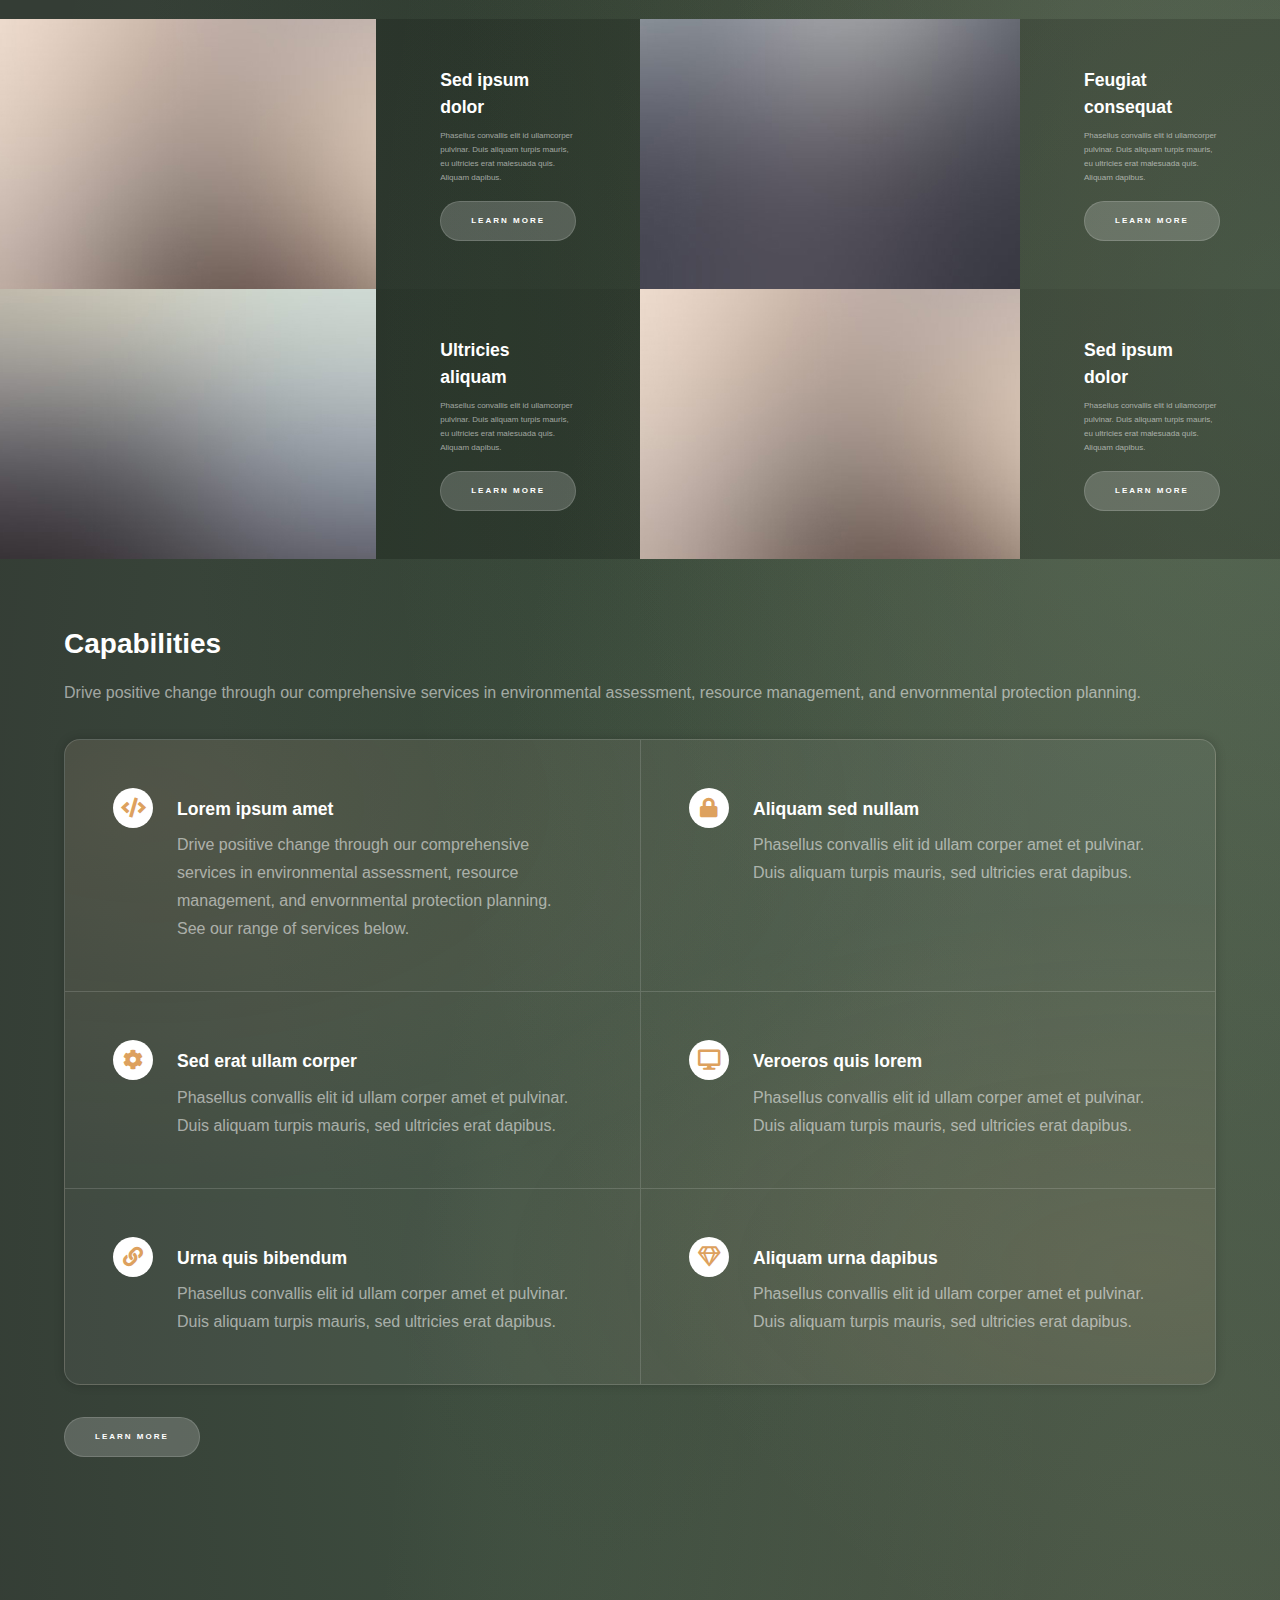
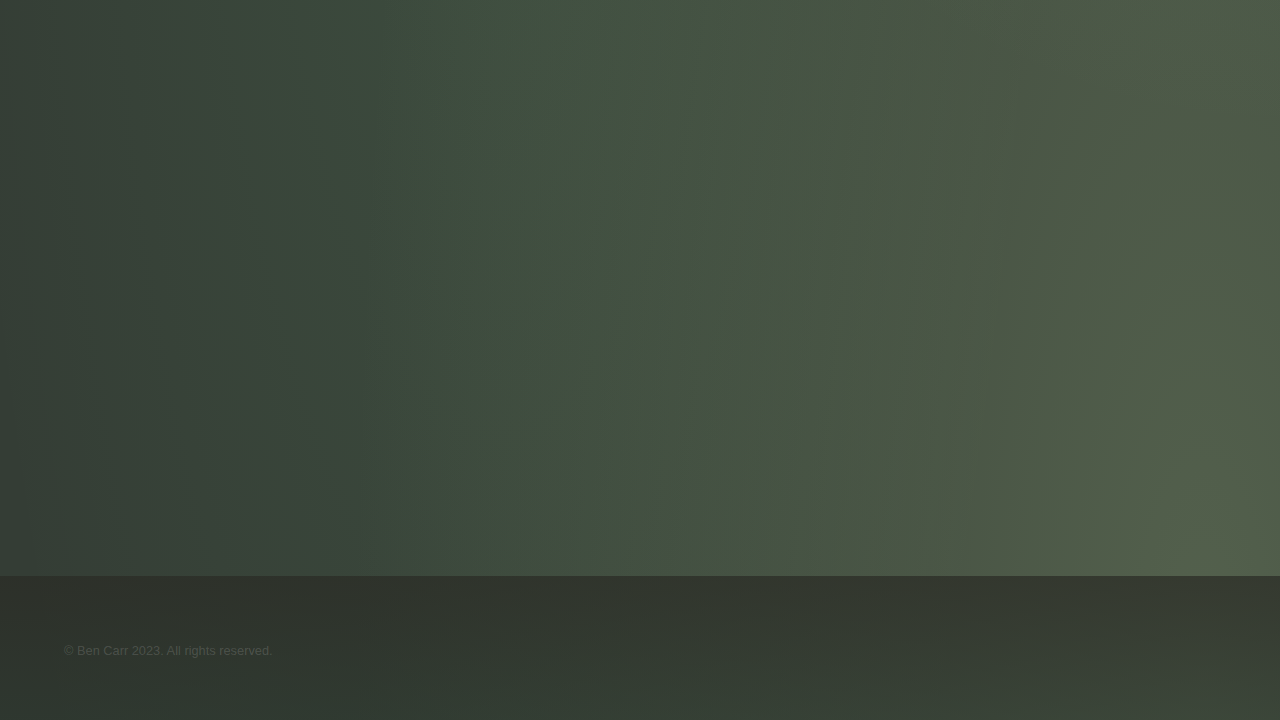
<file: indexold.html>
<!DOCTYPE html>
<!--
	Carr Enviro by HTML5 UP
	html5up.net | @ajlkn
	Free for personal and commercial use under the CCA 3.0 license (html5up.net/license)
-->
<html>
  <head>
    <title>Carrenviro</title>
    <meta charset="utf-8" />
    <meta
      name="viewport"
      content="width=device-width, initial-scale=1, user-scalable=no"
    />
    <link rel="stylesheet" href="assets/css/main.css" />
    <noscript
      ><link rel="stylesheet" href="assets/css/noscript.css"
    /></noscript>
  </head>
  <body class="is-preload">
    <!-- Sidebar -->
    <section id="sidebar">
      <div class="inner">
        <nav>
          <ul>
            <li><a href="#intro">Welcome</a></li>
            <li><a href="#one">Who we are</a></li>
            <li><a href="#two">What we do</a></li>
            <li><a href="#three">Get in touch</a></li>
          </ul>
        </nav>
      </div>
      <section id="sidefooter" class="wrapper fade-up">
        <div class="sideinner ">
        <p>
          Carr Enviro is deeply committed to honoring and respecting the
          indigenous land upon which we operate. We recognize and value the rich
          cultural heritage and ancestral connections that indigenous
          communities have with the land.
        </p>
        </div>
        
      </section>
      <section id="sideicons">
        <div class="Social">
          <ul class="icons">
            <li>
              <a href="#" class="icon brands fa-twitter"
                ><span class="label">Twitter</span></a
              >
            </li>
            <!-- <li>
              <a href="#" class="icon brands fa-facebook-f"
                ><span class="label">Facebook</span></a
              >
            </li>
            <li>
              <a href="#" class="icon brands fa-github"
                ><span class="label">GitHub</span></a
              >
            </li>
            <li>
              <a href="#" class="icon brands fa-instagram"
                ><span class="label">Instagram</span></a
              >
            </li> -->
            <li>
              <a href="#" class="icon brands fa-linkedin-in"
                ><span class="label">LinkedIn</span></a
              >
            </li>
          </ul>
        </div>
      </section>
    </section>

    <!-- Wrapper -->
    <div id="wrapper">
      <!-- Intro -->
      <section id="intro" class="wrapper style1 fullscreen fade-up">
        <div class="inner">
          <h1 class="introtext">Carr Enviro</h1>
          <img
            src="images\Carr Enviro Logo small.png"
            class="intrologo"
            style="width: 55px"
          />
          <p>Navigating change for a sustainable future.</p>
          <ul class="actions">
            <li>
              <a href="#zero" class="button primary scrolly">Learn more</a>
            </li>
          </ul>
        </div>
      </section>
      <!-- zero -->
      <section id="zero" class="wrapper style2-alt fade-up">
        <div class="inner container">
          <div class="boxrounded">
            <div class="aboutgraphics">
              <img src="images\DPcropped.png" style="width: 100%;" alt="Profile Picture">
            </div>
            <div class="abouttext" style="display: inline-block;">
              <p>
                  Ben Carr is a highly experienced environmental advisor with over 30
                  years of experience in both private and public organisations
                  including State and Australian Governments, environmental
                  consulting, and the not-for-profit conservation sector. <br />
                  <br />

                  Car Enviro encompasses Ben's broad skill set including environmental
                  impact assessments, approvals and management, natural resource
                  management, ecological assessment and management and Biodiversity
                  and Carbon policy<br />
                  <br />

                  During his career Ben has overseen many large-scale environmental
                  approvals involving waste treatment and recycling with a recent
                  focus on organic waste processing. This combined with his recent
                  experience with the EPA give him a unique capacity to understand and
                  meet requirement under of the Victorian Environmental Protection Act
                  2017
                </p>
              </div>
              </div>
          </div>

           <!-- One -->
      <div class="spotlight container wrapper">
        <div class="column">
          <section id="one" class="wrapper style2 spotlights">
            <section>
              <a href="#" class="image"
                ><img
                  src="images/pic01.jpg"
                  alt=""
                  data-position="center center"
              /></a>
              <div class="content">
                <div class="inner">
                  <h3>Sed ipsum dolor</h3>
                  <p style="font-size: 0.5em;">
                    Phasellus convallis elit id ullamcorper pulvinar. Duis
                    aliquam turpis mauris, eu ultricies erat malesuada quis.
                    Aliquam dapibus.
                  </p>
                  <ul class="actions">
                    <li>
                      <a href="generic.html" class="button">Learn more</a>
                    </li>
                  </ul>
                </div>
              </div>
            </section>
            <section>
              <a href="#" class="image"
                ><img src="images/pic03.jpg" alt="" data-position="25% 25%"
              /></a>
              <div class="content">
                <div class="inner">
                  <h3>Ultricies aliquam</h3>
                  <p style="font-size: 0.5em;">
                    Phasellus convallis elit id ullamcorper pulvinar. Duis
                    aliquam turpis mauris, eu ultricies erat malesuada quis.
                    Aliquam dapibus.
                  </p>
                  <ul class="actions">
                    <li>
                      <a href="generic.html" class="button">Learn more</a>
                    </li>
                  </ul>
                </div>
              </div>
            </section>
          </section>
        </div>
        <div class="column">
          <section id="two" class="wrapper style2 spotlights"
        >
            <section>
              <a href="#" class="image"
                ><img src="images/pic02.jpg" alt="" data-position="top center"
              /></a>
              <div class="content">
                <div class="inner">
                  <h3>Feugiat consequat</h3>
                  <p style="font-size: 0.5em;">
                    Phasellus convallis elit id ullamcorper pulvinar. Duis
                    aliquam turpis mauris, eu ultricies erat malesuada quis.
                    Aliquam dapibus.
                  </p>
                  <ul class="actions">
                    <li>
                      <a href="generic.html" class="button">Learn more</a>
                    </li>
                  </ul>
                </div>
              </div>
            </section>
            <section>
              <a href="#" class="image"
                ><img
                  src="images/pic01.jpg"
                  alt=""
                  data-position="center center"
              /></a>
              <div class="content">
                <div class="inner">
                  <h3>Sed ipsum dolor</h3>
                  <p style="font-size: 0.5em;">
                    Phasellus convallis elit id ullamcorper pulvinar. Duis
                    aliquam turpis mauris, eu ultricies erat malesuada quis.
                    Aliquam dapibus.
                  </p>
                  <ul class="actions">
                    <li>
                      <a href="generic.html" class="button">Learn more</a>
                    </li>
                  </ul>
                </div>
              </div>
            </section>
          </section>
        </div>
      </div>

      <!-- Two -->
      <section id="two" class="wrapper style3 fade-up">
        <div class="inner">
          <div class="container1">
            <h2>Capabilities</h2>
            <p>
              Drive positive change through our comprehensive services in environmental assessment, resource management, and envornmental protection planning.<br>
            </p>
            <div class="features">
              <section>
                <span class="icon solid major fa-code"></span>
                <h3>Lorem ipsum amet</h3>
                <p>
                  Drive positive change through our comprehensive services in environmental assessment, resource management, and envornmental protection planning.<br>
                  See our range of services below.
                </p>
              </section>
              <section>
                <span class="icon solid major fa-lock"></span>
                <h3>Aliquam sed nullam</h3>
                <p>
                  Phasellus convallis elit id ullam corper amet et pulvinar.
                  Duis aliquam turpis mauris, sed ultricies erat dapibus.
                </p>
              </section>
              <section>
                <span class="icon solid major fa-cog"></span>
                <h3>Sed erat ullam corper</h3>
                <p>
                  Phasellus convallis elit id ullam corper amet et pulvinar.
                  Duis aliquam turpis mauris, sed ultricies erat dapibus.
                </p>
              </section>
              <section>
                <span class="icon solid major fa-desktop"></span>
                <h3>Veroeros quis lorem</h3>
                <p>
                  Phasellus convallis elit id ullam corper amet et pulvinar.
                  Duis aliquam turpis mauris, sed ultricies erat dapibus.
                </p>
              </section>
              <section>
                <span class="icon solid major fa-link"></span>
                <h3>Urna quis bibendum</h3>
                <p>
                  Phasellus convallis elit id ullam corper amet et pulvinar.
                  Duis aliquam turpis mauris, sed ultricies erat dapibus.
                </p>
              </section>
              <section>
                <span class="icon major fa-gem"></span>
                <h3>Aliquam urna dapibus</h3>
                <p>
                  Phasellus convallis elit id ullam corper amet et pulvinar.
                  Duis aliquam turpis mauris, sed ultricies erat dapibus.
                </p>
              </section>
            </div>
            <ul class="actions">
              <li><a href="generic.html" class="button">Learn more</a></li>
            </ul>
          </div>
        </div>
      </section>

      <!-- Three -->
      <section id="three" class="wrapper style2-alt fade-up">
        <div class="inner">
          <h2>Get in touch</h2>
          <p>
            Get in contact today to disuss how we can help your team acheive environmental compliance and strive towards <br> a greener future.
          </p>
          <div class="split style1">
            <section>
              <form method="post" action="#">
                <div class="fields">
                  <div class="field half">
                    <label for="name">Name</label>
                    <input type="text" name="name" id="name" />
                  </div>
                  <div class="field half">
                    <label for="email">Email</label>
                    <input type="text" name="email" id="email" />
                  </div>
                  <div class="field">
                    <label for="message">Message</label>
                    <textarea name="message" id="message" rows="5"></textarea>
                  </div>
                </div>
                <ul class="actions">
                  <li><a href="" class="button submit">Send Message</a></li>
                </ul>
              </form>
            </section>
            <section>
              <ul class="contact">
                <li>
                  <h3>Address</h3>
                  <span
                    >Kew East, 3102<br />
                    Melbourne,<br />
                    Australia</span
                  >
                </li>
                <li>
                  <h3>Email</h3>
                  <a href="#">Ben@bcarr.com.au</a>
                </li>
                <li>
                  <h3>Phone</h3>
                  <span>0431 515 030</span>
                </li>
                <li>
                  <h3>Social</h3>
                  <ul class="icons">
                    <li>
                      <a href="#" class="icon brands fa-twitter"
                        ><span class="label">Twitter</span></a
                      >
                    </li>
                    </li>
                    <li>
                      <a href="#" class="icon brands fa-linkedin-in"
                        ><span class="label">LinkedIn</span></a
                      >
                    </li>
                  </ul>
                </li>
              </ul>
            </section>
          </div>
        </div>
      </section>
    </div>
        </div>

        
      </section>
     

    <!-- Footer -->
    <footer id="footer" class="wrapper style1-alt">
      <div class="inner">
        <ul class="menu">
          <li>&copy; Ben Carr 2023. All rights reserved.</li>
        </ul>
      </div>
    </footer>

    <!-- Scripts -->
    <script src="assets/js/jquery.min.js"></script>
    <script src="assets/js/jquery.scrollex.min.js"></script>
    <script src="assets/js/jquery.scrolly.min.js"></script>
    <script src="assets/js/browser.min.js"></script>
    <script src="assets/js/breakpoints.min.js"></script>
    <script src="assets/js/util.js"></script>
    <script src="assets/js/main.js"></script>
  </body>
</html>
</file>
<file: assets/css/noscript.css>
/*
	Carr Enviro by HTML5 UP
	html5up.net | @ajlkn
	Free for personal and commercial use under the CCA 3.0 license (html5up.net/license)
*/

/* Spotlights */

.spotlights > section > .image:before {
  opacity: 0 !important;
}

.spotlights > section > .content > .inner {
  -moz-transform: none !important;
  -webkit-transform: none !important;
  -ms-transform: none !important;
  transform: none !important;
  opacity: 1 !important;
}

/* Wrapper */

.wrapper > .inner {
  opacity: 1 !important;
  -moz-transform: none !important;
  -webkit-transform: none !important;
  -ms-transform: none !important;
  transform: none !important;
}

/* Sidebar */

#sidebar > .inner {
  opacity: 1 !important;
}

#sidebar nav > ul > li {
  -moz-transform: none !important;
  -webkit-transform: none !important;
  -ms-transform: none !important;
  transform: none !important;
  opacity: 1 !important;
}
</file>
<file: assets/css/main.css>
@import url(fontawesome-all.min.css);
:root {
  --dark-green: #343e36;
  --section: rgb(52, 62, 54);
  --orange: rgba(52, 62, 54, 0.592)
  --cream: #f8ece2;
  --light-brown: #343e36;
  --lighter-brown: #ab8f7a;
}

/*
#343e36


	Carr Enviro by HTML5 UP
	html5up.net | @ajlkn
	Free for personal and commercial use under the CCA 3.0 license (html5up.net/license)

	.wrapper.style1 .icon.major:before {
  color: #fefae0;
}

.wrapper.style1-alt .icon.major:before {
  color: #402f1f;
}

.wrapper.style2 .icon.major:before {
  color: #402f1e;
}

.wrapper.style2-alt .icon.major:before {
  color: #606c38;
}

.wrapper.style3 .icon.major:before {
  color: #dda15e;
}

.wrapper.style3-alt .icon.major:before {
  color: #bc6c25;
}

BG side nav and feature #f8ece2

Scrolly before #886c57


*/

html,
body,
div,
span,
applet,
object,
iframe,
h1,
h2,
h3,
h4,
h5,
h6,
p,
blockquote,
pre,
a,
abbr,
acronym,
address,
big,
cite,
code,
del,
dfn,
em,
img,
ins,
kbd,
q,
s,
samp,
small,
strike,
strong,
sub,
sup,
tt,
var,
b,
u,
i,
center,
dl,
dt,
dd,
ol,
ul,
li,
fieldset,
form,
label,
legend,
table,
caption,
tbody,
tfoot,
thead,
tr,
th,
td,
article,
aside,
canvas,
details,
embed,
figure,
figcaption,
footer,
header,
hgroup,
menu,
nav,
output,
ruby,
section,
summary,
time,
mark,
audio,
video {
  margin: 0;
  padding: 0;
  border: 0;
  font-size: 100%;
  font: inherit;
  vertical-align: baseline;
}

article,
aside,
details,
figcaption,
figure,
footer,
header,
hgroup,
menu,
nav,
section {
  display: block;
}

body {
  line-height: 1;
  overflow-x: hidden;
}

ol,
ul {
  list-style: none;
}

blockquote,
q {
  quotes: none;
}

blockquote:before,
blockquote:after,
q:before,
q:after {
  content: "";
  content: none;
}

table {
  border-collapse: collapse;
  border-spacing: 0;
}

body {
  -webkit-text-size-adjust: none;
}

mark {
  background-color: transparent;
  color: inherit;
}

input::-moz-focus-inner {
  border: 0;
  padding: 0;
}

input,
select,
textarea {
  -moz-appearance: none;
  -webkit-appearance: none;
  -ms-appearance: none;
  appearance: none;
}

/* Basic */

@-ms-viewport {
  width: device-width;
}

body {
  -ms-overflow-style: scrollbar;
}

@media screen and (max-width: 480px) {
  html,
  body {
    min-width: 320px;
  }
}

html {
  box-sizing: border-box;
  scroll-behavior: smooth;
}

*,
*:before,
*:after {
  box-sizing: inherit;
}

body {
  background-color:hsla(132,8%,22%,1);
background-image:
radial-gradient(at 100% 49%, hsla(120,28%,67%,0.22) 0px, transparent 50%),
radial-gradient(at 94% 99%, hsla(91,17%,54%,0.37) 0px, transparent 50%),
radial-gradient(at 85% 1%, hsla(60,11%,35%,0.59) 0px, transparent 50%),
radial-gradient(at 39% 71%, hsla(124,65%,76%,0.1) 0px, transparent 50%),
radial-gradient(at 48% 35%, hsla(120,12%,17%,0.78) 0px, transparent 50%);
 
}

/* Show scrollbar for WebKit browsers (Chrome, Safari) */

body::-webkit-scrollbar {
  width: 0.5em;
  background-color: #f8ece2;
}

body::-webkit-scrollbar-thumb {
  background-color: #343e36c0;
  border-radius: 0.25em;
}

body::-webkit-scrollbar-track {
  background-color: #f8ece2;
  border-radius: 0.25em;
}

body.is-preload *,
body.is-preload *:before,
body.is-preload *:after {
  -moz-animation: none !important;
  -webkit-animation: none !important;
  -ms-animation: none !important;
  animation: none !important;
  -moz-transition: none !important;
  -webkit-transition: none !important;
  -ms-transition: none !important;
  transition: none !important;
}

/* Type */

body,
input,
select,
textarea {
  color: rgba(255, 255, 255, 0.55);
  font-family: Arial, Helvetica, sans-serif;
  font-size: 16.5pt;
  font-weight: normal;
  line-height: 1.75;
}

@media screen and (max-width: 1920px) {
  body,
  input,
  select,
  textarea {
    font-size: 13pt;
  }
}

@media screen and (max-width: 1280px) {
  body,
  input,
  select,
  textarea {
    font-size: 12pt;
  }
}

@media screen and (max-width: 360px) {
  body,
  input,
  select,
  textarea {
    font-size: 11pt;
  }
}

a {
  -moz-transition: color 0.2s ease, border-bottom-color 0.2s ease;
  -webkit-transition: color 0.2s ease, border-bottom-color 0.2s ease;
  -ms-transition: color 0.2s ease, border-bottom-color 0.2s ease;
  transition: color 0.2s ease, border-bottom-color 0.2s ease;
  border-bottom: dotted 1px rgba(255, 255, 255, 0.35);
  color: inherit;
  text-decoration: none;
  font-family: Arial, Helvetica, sans-serif;
}

a:hover {
  border-bottom-color: transparent;
  color: #ffffff;
}

strong,
b {
  color: #ffffff;
  font-weight: bold;
}

em,
i {
  font-style: italic;
}

p {
  margin: 0 0 2em 0;
}

h1,
h2,
h3,
h4,
h5,
h6 {
  color: #ffffff;
  font-weight: bold;
  line-height: 1.5;
  margin: 0 0 0.5em 0;
}

h1 a,
h2 a,
h3 a,
h4 a,
h5 a,
h6 a {
  color: inherit;
  text-decoration: none;
}

h1 {
  font-size: 2.75em;
  font-family: "Louize";
}

h1.major {
  margin: 0 0 1.3em 0;
  position: relative;
  padding-bottom: 0.35em;
}

h1.major:after {
  background-image: -moz-linear-gradient(to right, #fefae0, #dda15e);
  background-image: -webkit-linear-gradient(to right, #fefae0, #dda15e);
  background-image: -ms-linear-gradient(to right, #fefae0, #dda15e);
  background-image: linear-gradient(to right, #fefae0, #dda15e);
  -moz-transition: max-width 0.2s ease;
  -webkit-transition: max-width 0.2s ease;
  -ms-transition: max-width 0.2s ease;
  transition: max-width 0.2s ease;
  border-radius: 0.2em;
  bottom: 0;
  content: "";
  height: 0.05em;
  position: absolute;
  right: 0;
  width: 100%;
}

h2 {
  font-size: 1.75em;
}

h3 {
  font-size: 1.1em;
}

h4 {
  font-size: 1em;
}

h5 {
  font-size: 0.8em;
}

h6 {
  font-size: 0.6em;
}

@media screen and (max-width: 736px) {
  h1 {
    font-size: 2em;
  }

  h2 {
    font-size: 1.25em;
  }

  h3 {
    font-size: 1em;
  }

  h4 {
    font-size: 0.8em;
  }

  h5 {
    font-size: 0.6em;
  }

  h6 {
    font-size: 0.6em;
  }
}

sub {
  font-size: 0.8em;
  position: relative;
  top: 0.5em;
}

sup {
  font-size: 0.8em;
  position: relative;
  top: -0.5em;
}

blockquote {
  border-left: solid 4px rgba(255, 255, 255, 0.15);
  font-style: italic;
  margin: 0 0 2em 0;
  padding: 0.5em 0 0.5em 2em;
}

code {
  background: rgba(255, 255, 255, 0.05);
  border-radius: 0.25em;
  border: solid 1px rgba(255, 255, 255, 0.15);
  font-family: "Courier New", monospace;
  font-size: 0.9em;
  margin: 0 0.25em;
  padding: 0.25em 0.65em;
}

pre {
  -webkit-overflow-scrolling: touch;
  font-family: "Courier New", monospace;
  font-size: 0.9em;
  margin: 0 0 2em 0;
}

pre code {
  display: block;
  line-height: 1.75em;
  padding: 1em 1.5em;
  overflow-x: auto;
}

hr {
  border: 0;
  border-bottom: solid 1px rgba(255, 255, 255, 0.15);
  margin: 2em 0;
}

hr.major {
  margin: 3em 0;
}

.align-left {
  text-align: left;
}

.align-center {
  text-align: center;
}

.align-right {
  text-align: right;
}

/* Row */

.row {
  display: flex;
  flex-wrap: wrap;
  box-sizing: border-box;
  align-items: stretch;
}

.row > * {
  box-sizing: border-box;
}

.row.gtr-uniform > * > :last-child {
  margin-bottom: 0;
}

.row.aln-left {
  justify-content: flex-start;
}

.row.aln-center {
  justify-content: center;
}

.row.aln-right {
  justify-content: flex-end;
}

.row.aln-top {
  align-items: flex-start;
}

.row.aln-middle {
  align-items: center;
}

.row.aln-bottom {
  align-items: flex-end;
}

.row > .imp {
  order: -1;
}

.row > .col-1 {
  width: 8.33333%;
}

.row > .off-1 {
  margin-left: 8.33333%;
}

.row > .col-2 {
  width: 16.66667%;
}

.row > .off-2 {
  margin-left: 16.66667%;
}

.row > .col-3 {
  width: 25%;
}

.row > .off-3 {
  margin-left: 25%;
}

.row > .col-4 {
  width: 33.33333%;
}

.row > .off-4 {
  margin-left: 33.33333%;
}

.row > .col-5 {
  width: 41.66667%;
}

.row > .off-5 {
  margin-left: 41.66667%;
}

.row > .col-6 {
  width: 50%;
}

.row > .off-6 {
  margin-left: 50%;
}

.row > .col-7 {
  width: 58.33333%;
}

.row > .off-7 {
  margin-left: 58.33333%;
}

.row > .col-8 {
  width: 66.66667%;
}

.row > .off-8 {
  margin-left: 66.66667%;
}

.row > .col-9 {
  width: 75%;
}

.row > .off-9 {
  margin-left: 75%;
}

.row > .col-10 {
  width: 83.33333%;
}

.row > .off-10 {
  margin-left: 83.33333%;
}

.row > .col-11 {
  width: 91.66667%;
}

.row > .off-11 {
  margin-left: 91.66667%;
}

.row > .col-12 {
  width: 100%;
}

.row > .off-12 {
  margin-left: 100%;
}

.row.gtr-0 {
  margin-top: 0;
  margin-left: 0em;
}

.row.gtr-0 > * {
  padding: 0 0 0 0em;
}

.row.gtr-0.gtr-uniform {
  margin-top: 0em;
}

.row.gtr-0.gtr-uniform > * {
  padding-top: 0em;
}

.row.gtr-25 {
  margin-top: 0;
  margin-left: -0.375em;
}

.row.gtr-25 > * {
  padding: 0 0 0 0.375em;
}

.row.gtr-25.gtr-uniform {
  margin-top: -0.375em;
}

.row.gtr-25.gtr-uniform > * {
  padding-top: 0.375em;
}

.row.gtr-50 {
  margin-top: 0;
  margin-left: -0.75em;
}

.row.gtr-50 > * {
  padding: 0 0 0 0.75em;
}

.row.gtr-50.gtr-uniform {
  margin-top: -0.75em;
}

.row.gtr-50.gtr-uniform > * {
  padding-top: 0.75em;
}

.row {
  margin-top: 0;
  margin-left: -1.5em;
}

.row > * {
  padding: 0 0 0 1.5em;
}

.row.gtr-uniform {
  margin-top: -1.5em;
}

.row.gtr-uniform > * {
  padding-top: 1.5em;
}

.row.gtr-150 {
  margin-top: 0;
  margin-left: -2.25em;
}

.row.gtr-150 > * {
  padding: 0 0 0 2.25em;
}

.row.gtr-150.gtr-uniform {
  margin-top: -2.25em;
}

.row.gtr-150.gtr-uniform > * {
  padding-top: 2.25em;
}

.row.gtr-200 {
  margin-top: 0;
  margin-left: -3em;
}

.row.gtr-200 > * {
  padding: 0 0 0 3em;
}

.row.gtr-200.gtr-uniform {
  margin-top: -3em;
}

.row.gtr-200.gtr-uniform > * {
  padding-top: 3em;
}

@media screen and (max-width: 1680px) {
  .row {
    display: flex;
    flex-wrap: wrap;
    box-sizing: border-box;
    align-items: stretch;
  }

  .row > * {
    box-sizing: border-box;
  }

  .row.gtr-uniform > * > :last-child {
    margin-bottom: 0;
  }

  .row.aln-left {
    justify-content: flex-start;
  }

  .row.aln-center {
    justify-content: center;
  }

  .row.aln-right {
    justify-content: flex-end;
  }

  .row.aln-top {
    align-items: flex-start;
  }

  .row.aln-middle {
    align-items: center;
  }

  .row.aln-bottom {
    align-items: flex-end;
  }

  .row > .imp-xlarge {
    order: -1;
  }

  .row > .col-1-xlarge {
    width: 8.33333%;
  }

  .row > .off-1-xlarge {
    margin-left: 8.33333%;
  }

  .row > .col-2-xlarge {
    width: 16.66667%;
  }

  .row > .off-2-xlarge {
    margin-left: 16.66667%;
  }

  .row > .col-3-xlarge {
    width: 25%;
  }

  .row > .off-3-xlarge {
    margin-left: 25%;
  }

  .row > .col-4-xlarge {
    width: 33.33333%;
  }

  .row > .off-4-xlarge {
    margin-left: 33.33333%;
  }

  .row > .col-5-xlarge {
    width: 41.66667%;
  }

  .row > .off-5-xlarge {
    margin-left: 41.66667%;
  }

  .row > .col-6-xlarge {
    width: 50%;
  }

  .row > .off-6-xlarge {
    margin-left: 50%;
  }

  .row > .col-7-xlarge {
    width: 58.33333%;
  }

  .row > .off-7-xlarge {
    margin-left: 58.33333%;
  }

  .row > .col-8-xlarge {
    width: 66.66667%;
  }

  .row > .off-8-xlarge {
    margin-left: 66.66667%;
  }

  .row > .col-9-xlarge {
    width: 75%;
  }

  .row > .off-9-xlarge {
    margin-left: 75%;
  }

  .row > .col-10-xlarge {
    width: 83.33333%;
  }

  .row > .off-10-xlarge {
    margin-left: 83.33333%;
  }

  .row > .col-11-xlarge {
    width: 91.66667%;
  }

  .row > .off-11-xlarge {
    margin-left: 91.66667%;
  }

  .row > .col-12-xlarge {
    width: 100%;
  }

  .row > .off-12-xlarge {
    margin-left: 100%;
  }

  .row.gtr-0 {
    margin-top: 0;
    margin-left: 0em;
  }

  .row.gtr-0 > * {
    padding: 0 0 0 0em;
  }

  .row.gtr-0.gtr-uniform {
    margin-top: 0em;
  }

  .row.gtr-0.gtr-uniform > * {
    padding-top: 0em;
  }

  .row.gtr-25 {
    margin-top: 0;
    margin-left: -0.375em;
  }

  .row.gtr-25 > * {
    padding: 0 0 0 0.375em;
  }

  .row.gtr-25.gtr-uniform {
    margin-top: -0.375em;
  }

  .row.gtr-25.gtr-uniform > * {
    padding-top: 0.375em;
  }

  .row.gtr-50 {
    margin-top: 0;
    margin-left: -0.75em;
  }

  .row.gtr-50 > * {
    padding: 0 0 0 0.75em;
  }

  .row.gtr-50.gtr-uniform {
    margin-top: -0.75em;
  }

  .row.gtr-50.gtr-uniform > * {
    padding-top: 0.75em;
  }

  .row {
    margin-top: 0;
    margin-left: -1.5em;
  }

  .row > * {
    padding: 0 0 0 1.5em;
  }

  .row.gtr-uniform {
    margin-top: -1.5em;
  }

  .row.gtr-uniform > * {
    padding-top: 1.5em;
  }

  .row.gtr-150 {
    margin-top: 0;
    margin-left: -2.25em;
  }

  .row.gtr-150 > * {
    padding: 0 0 0 2.25em;
  }

  .row.gtr-150.gtr-uniform {
    margin-top: -2.25em;
  }

  .row.gtr-150.gtr-uniform > * {
    padding-top: 2.25em;
  }

  .row.gtr-200 {
    margin-top: 0;
    margin-left: -3em;
  }

  .row.gtr-200 > * {
    padding: 0 0 0 3em;
  }

  .row.gtr-200.gtr-uniform {
    margin-top: -3em;
  }

  .row.gtr-200.gtr-uniform > * {
    padding-top: 3em;
  }
}

@media screen and (max-width: 1280px) {
  .row {
    display: flex;
    flex-wrap: wrap;
    box-sizing: border-box;
    align-items: stretch;
  }

  .row > * {
    box-sizing: border-box;
  }

  .row.gtr-uniform > * > :last-child {
    margin-bottom: 0;
  }

  .row.aln-left {
    justify-content: flex-start;
  }

  .row.aln-center {
    justify-content: center;
  }

  .row.aln-right {
    justify-content: flex-end;
  }

  .row.aln-top {
    align-items: flex-start;
  }

  .row.aln-middle {
    align-items: center;
  }

  .row.aln-bottom {
    align-items: flex-end;
  }

  .row > .imp-large {
    order: -1;
  }

  .row > .col-1-large {
    width: 8.33333%;
  }

  .row > .off-1-large {
    margin-left: 8.33333%;
  }

  .row > .col-2-large {
    width: 16.66667%;
  }

  .row > .off-2-large {
    margin-left: 16.66667%;
  }

  .row > .col-3-large {
    width: 25%;
  }

  .row > .off-3-large {
    margin-left: 25%;
  }

  .row > .col-4-large {
    width: 33.33333%;
  }

  .row > .off-4-large {
    margin-left: 33.33333%;
  }

  .row > .col-5-large {
    width: 41.66667%;
  }

  .row > .off-5-large {
    margin-left: 41.66667%;
  }

  .row > .col-6-large {
    width: 50%;
  }

  .row > .off-6-large {
    margin-left: 50%;
  }

  .row > .col-7-large {
    width: 58.33333%;
  }

  .row > .off-7-large {
    margin-left: 58.33333%;
  }

  .row > .col-8-large {
    width: 66.66667%;
  }

  .row > .off-8-large {
    margin-left: 66.66667%;
  }

  .row > .col-9-large {
    width: 75%;
  }

  .row > .off-9-large {
    margin-left: 75%;
  }

  .row > .col-10-large {
    width: 83.33333%;
  }

  .row > .off-10-large {
    margin-left: 83.33333%;
  }

  .row > .col-11-large {
    width: 91.66667%;
  }

  .row > .off-11-large {
    margin-left: 91.66667%;
  }

  .row > .col-12-large {
    width: 100%;
  }

  .row > .off-12-large {
    margin-left: 100%;
  }

  .row.gtr-0 {
    margin-top: 0;
    margin-left: 0em;
  }

  .row.gtr-0 > * {
    padding: 0 0 0 0em;
  }

  .row.gtr-0.gtr-uniform {
    margin-top: 0em;
  }

  .row.gtr-0.gtr-uniform > * {
    padding-top: 0em;
  }

  .row.gtr-25 {
    margin-top: 0;
    margin-left: -0.375em;
  }

  .row.gtr-25 > * {
    padding: 0 0 0 0.375em;
  }

  .row.gtr-25.gtr-uniform {
    margin-top: -0.375em;
  }

  .row.gtr-25.gtr-uniform > * {
    padding-top: 0.375em;
  }

  .row.gtr-50 {
    margin-top: 0;
    margin-left: -0.75em;
  }

  .row.gtr-50 > * {
    padding: 0 0 0 0.75em;
  }

  .row.gtr-50.gtr-uniform {
    margin-top: -0.75em;
  }

  .row.gtr-50.gtr-uniform > * {
    padding-top: 0.75em;
  }

  .row {
    margin-top: 0;
    margin-left: -1.5em;
  }

  .row > * {
    padding: 0 0 0 1.5em;
  }

  .row.gtr-uniform {
    margin-top: -1.5em;
  }

  .row.gtr-uniform > * {
    padding-top: 1.5em;
  }

  .row.gtr-150 {
    margin-top: 0;
    margin-left: -2.25em;
  }

  .row.gtr-150 > * {
    padding: 0 0 0 2.25em;
  }

  .row.gtr-150.gtr-uniform {
    margin-top: -2.25em;
  }

  .row.gtr-150.gtr-uniform > * {
    padding-top: 2.25em;
  }

  .row.gtr-200 {
    margin-top: 0;
    margin-left: -3em;
  }

  .row.gtr-200 > * {
    padding: 0 0 0 3em;
  }

  .row.gtr-200.gtr-uniform {
    margin-top: -3em;
  }

  .row.gtr-200.gtr-uniform > * {
    padding-top: 3em;
  }
}

@media screen and (max-width: 980px) {
  .row {
    display: flex;
    flex-wrap: wrap;
    box-sizing: border-box;
    align-items: stretch;
  }

  .row > * {
    box-sizing: border-box;
  }

  .row.gtr-uniform > * > :last-child {
    margin-bottom: 0;
  }

  .row.aln-left {
    justify-content: flex-start;
  }

  .row.aln-center {
    justify-content: center;
  }

  .row.aln-right {
    justify-content: flex-end;
  }

  .row.aln-top {
    align-items: flex-start;
  }

  .row.aln-middle {
    align-items: center;
  }

  .row.aln-bottom {
    align-items: flex-end;
  }

  .row > .imp-medium {
    order: -1;
  }

  .row > .col-1-medium {
    width: 8.33333%;
  }

  .row > .off-1-medium {
    margin-left: 8.33333%;
  }

  .row > .col-2-medium {
    width: 16.66667%;
  }

  .row > .off-2-medium {
    margin-left: 16.66667%;
  }

  .row > .col-3-medium {
    width: 25%;
  }

  .row > .off-3-medium {
    margin-left: 25%;
  }

  .row > .col-4-medium {
    width: 33.33333%;
  }

  .row > .off-4-medium {
    margin-left: 33.33333%;
  }

  .row > .col-5-medium {
    width: 41.66667%;
  }

  .row > .off-5-medium {
    margin-left: 41.66667%;
  }

  .row > .col-6-medium {
    width: 50%;
  }

  .row > .off-6-medium {
    margin-left: 50%;
  }

  .row > .col-7-medium {
    width: 58.33333%;
  }

  .row > .off-7-medium {
    margin-left: 58.33333%;
  }

  .row > .col-8-medium {
    width: 66.66667%;
  }

  .row > .off-8-medium {
    margin-left: 66.66667%;
  }

  .row > .col-9-medium {
    width: 75%;
  }

  .row > .off-9-medium {
    margin-left: 75%;
  }

  .row > .col-10-medium {
    width: 83.33333%;
  }

  .row > .off-10-medium {
    margin-left: 83.33333%;
  }

  .row > .col-11-medium {
    width: 91.66667%;
  }

  .row > .off-11-medium {
    margin-left: 91.66667%;
  }

  .row > .col-12-medium {
    width: 100%;
  }

  .row > .off-12-medium {
    margin-left: 100%;
  }

  .row.gtr-0 {
    margin-top: 0;
    margin-left: 0em;
  }

  .row.gtr-0 > * {
    padding: 0 0 0 0em;
  }

  .row.gtr-0.gtr-uniform {
    margin-top: 0em;
  }

  .row.gtr-0.gtr-uniform > * {
    padding-top: 0em;
  }

  .row.gtr-25 {
    margin-top: 0;
    margin-left: -0.375em;
  }

  .row.gtr-25 > * {
    padding: 0 0 0 0.375em;
  }

  .row.gtr-25.gtr-uniform {
    margin-top: -0.375em;
  }

  .row.gtr-25.gtr-uniform > * {
    padding-top: 0.375em;
  }

  .row.gtr-50 {
    margin-top: 0;
    margin-left: -0.75em;
  }

  .row.gtr-50 > * {
    padding: 0 0 0 0.75em;
  }

  .row.gtr-50.gtr-uniform {
    margin-top: -0.75em;
  }

  .row.gtr-50.gtr-uniform > * {
    padding-top: 0.75em;
  }

  .row {
    margin-top: 0;
    margin-left: -1.5em;
  }

  .row > * {
    padding: 0 0 0 1.5em;
  }

  .row.gtr-uniform {
    margin-top: -1.5em;
  }

  .row.gtr-uniform > * {
    padding-top: 1.5em;
  }

  .row.gtr-150 {
    margin-top: 0;
    margin-left: -2.25em;
  }

  .row.gtr-150 > * {
    padding: 0 0 0 2.25em;
  }

  .row.gtr-150.gtr-uniform {
    margin-top: -2.25em;
  }

  .row.gtr-150.gtr-uniform > * {
    padding-top: 2.25em;
  }

  .row.gtr-200 {
    margin-top: 0;
    margin-left: -3em;
  }

  .row.gtr-200 > * {
    padding: 0 0 0 3em;
  }

  .row.gtr-200.gtr-uniform {
    margin-top: -3em;
  }

  .row.gtr-200.gtr-uniform > * {
    padding-top: 3em;
  }
}

@media screen and (max-width: 736px) {
  .row {
    display: flex;
    flex-wrap: wrap;
    box-sizing: border-box;
    align-items: stretch;
  }

  .row > * {
    box-sizing: border-box;
  }

  .row.gtr-uniform > * > :last-child {
    margin-bottom: 0;
  }

  .row.aln-left {
    justify-content: flex-start;
  }

  .row.aln-center {
    justify-content: center;
  }

  .row.aln-right {
    justify-content: flex-end;
  }

  .row.aln-top {
    align-items: flex-start;
  }

  .row.aln-middle {
    align-items: center;
  }

  .row.aln-bottom {
    align-items: flex-end;
  }

  .row > .imp-small {
    order: -1;
  }

  .row > .col-1-small {
    width: 8.33333%;
  }

  .row > .off-1-small {
    margin-left: 8.33333%;
  }

  .row > .col-2-small {
    width: 16.66667%;
  }

  .row > .off-2-small {
    margin-left: 16.66667%;
  }

  .row > .col-3-small {
    width: 25%;
  }

  .row > .off-3-small {
    margin-left: 25%;
  }

  .row > .col-4-small {
    width: 33.33333%;
  }

  .row > .off-4-small {
    margin-left: 33.33333%;
  }

  .row > .col-5-small {
    width: 41.66667%;
  }

  .row > .off-5-small {
    margin-left: 41.66667%;
  }

  .row > .col-6-small {
    width: 50%;
  }

  .row > .off-6-small {
    margin-left: 50%;
  }

  .row > .col-7-small {
    width: 58.33333%;
  }

  .row > .off-7-small {
    margin-left: 58.33333%;
  }

  .row > .col-8-small {
    width: 66.66667%;
  }

  .row > .off-8-small {
    margin-left: 66.66667%;
  }

  .row > .col-9-small {
    width: 75%;
  }

  .row > .off-9-small {
    margin-left: 75%;
  }

  .row > .col-10-small {
    width: 83.33333%;
  }

  .row > .off-10-small {
    margin-left: 83.33333%;
  }

  .row > .col-11-small {
    width: 91.66667%;
  }

  .row > .off-11-small {
    margin-left: 91.66667%;
  }

  .row > .col-12-small {
    width: 100%;
  }

  .row > .off-12-small {
    margin-left: 100%;
  }

  .row.gtr-0 {
    margin-top: 0;
    margin-left: 0em;
  }

  .row.gtr-0 > * {
    padding: 0 0 0 0em;
  }

  .row.gtr-0.gtr-uniform {
    margin-top: 0em;
  }

  .row.gtr-0.gtr-uniform > * {
    padding-top: 0em;
  }

  .row.gtr-25 {
    margin-top: 0;
    margin-left: -0.375em;
  }

  .row.gtr-25 > * {
    padding: 0 0 0 0.375em;
  }

  .row.gtr-25.gtr-uniform {
    margin-top: -0.375em;
  }

  .row.gtr-25.gtr-uniform > * {
    padding-top: 0.375em;
  }

  .row.gtr-50 {
    margin-top: 0;
    margin-left: -0.75em;
  }

  .row.gtr-50 > * {
    padding: 0 0 0 0.75em;
  }

  .row.gtr-50.gtr-uniform {
    margin-top: -0.75em;
  }

  .row.gtr-50.gtr-uniform > * {
    padding-top: 0.75em;
  }

  .row {
    margin-top: 0;
    margin-left: -1.5em;
  }

  .row > * {
    padding: 0 0 0 1.5em;
  }

  .row.gtr-uniform {
    margin-top: -1.5em;
  }

  .row.gtr-uniform > * {
    padding-top: 1.5em;
  }

  .row.gtr-150 {
    margin-top: 0;
    margin-left: -2.25em;
  }

  .row.gtr-150 > * {
    padding: 0 0 0 2.25em;
  }

  .row.gtr-150.gtr-uniform {
    margin-top: -2.25em;
  }

  .row.gtr-150.gtr-uniform > * {
    padding-top: 2.25em;
  }

  .row.gtr-200 {
    margin-top: 0;
    margin-left: -3em;
  }

  .row.gtr-200 > * {
    padding: 0 0 0 3em;
  }

  .row.gtr-200.gtr-uniform {
    margin-top: -3em;
  }

  .row.gtr-200.gtr-uniform > * {
    padding-top: 3em;
  }
}

@media screen and (max-width: 480px) {
  .row {
    display: flex;
    flex-wrap: wrap;
    box-sizing: border-box;
    align-items: stretch;
  }

  .row > * {
    box-sizing: border-box;
  }

  .row.gtr-uniform > * > :last-child {
    margin-bottom: 0;
  }

  .row.aln-left {
    justify-content: flex-start;
  }

  .row.aln-center {
    justify-content: center;
  }

  .row.aln-right {
    justify-content: flex-end;
  }

  .row.aln-top {
    align-items: flex-start;
  }

  .row.aln-middle {
    align-items: center;
  }

  .row.aln-bottom {
    align-items: flex-end;
  }

  .row > .imp-xsmall {
    order: -1;
  }

  .row > .col-1-xsmall {
    width: 8.33333%;
  }

  .row > .off-1-xsmall {
    margin-left: 8.33333%;
  }

  .row > .col-2-xsmall {
    width: 16.66667%;
  }

  .row > .off-2-xsmall {
    margin-left: 16.66667%;
  }

  .row > .col-3-xsmall {
    width: 25%;
  }

  .row > .off-3-xsmall {
    margin-left: 25%;
  }

  .row > .col-4-xsmall {
    width: 33.33333%;
  }

  .row > .off-4-xsmall {
    margin-left: 33.33333%;
  }

  .row > .col-5-xsmall {
    width: 41.66667%;
  }

  .row > .off-5-xsmall {
    margin-left: 41.66667%;
  }

  .row > .col-6-xsmall {
    width: 50%;
  }

  .row > .off-6-xsmall {
    margin-left: 50%;
  }

  .row > .col-7-xsmall {
    width: 58.33333%;
  }

  .row > .off-7-xsmall {
    margin-left: 58.33333%;
  }

  .row > .col-8-xsmall {
    width: 66.66667%;
  }

  .row > .off-8-xsmall {
    margin-left: 66.66667%;
  }

  .row > .col-9-xsmall {
    width: 75%;
  }

  .row > .off-9-xsmall {
    margin-left: 75%;
  }

  .row > .col-10-xsmall {
    width: 83.33333%;
  }

  .row > .off-10-xsmall {
    margin-left: 83.33333%;
  }

  .row > .col-11-xsmall {
    width: 91.66667%;
  }

  .row > .off-11-xsmall {
    margin-left: 91.66667%;
  }

  .row > .col-12-xsmall {
    width: 100%;
  }

  .row > .off-12-xsmall {
    margin-left: 100%;
  }

  .row.gtr-0 {
    margin-top: 0;
    margin-left: 0em;
  }

  .row.gtr-0 > * {
    padding: 0 0 0 0em;
  }

  .row.gtr-0.gtr-uniform {
    margin-top: 0em;
  }

  .row.gtr-0.gtr-uniform > * {
    padding-top: 0em;
  }

  .row.gtr-25 {
    margin-top: 0;
    margin-left: -0.375em;
  }

  .row.gtr-25 > * {
    padding: 0 0 0 0.375em;
  }

  .row.gtr-25.gtr-uniform {
    margin-top: -0.375em;
  }

  .row.gtr-25.gtr-uniform > * {
    padding-top: 0.375em;
  }

  .row.gtr-50 {
    margin-top: 0;
    margin-left: -0.75em;
  }

  .row.gtr-50 > * {
    padding: 0 0 0 0.75em;
  }

  .row.gtr-50.gtr-uniform {
    margin-top: -0.75em;
  }

  .row.gtr-50.gtr-uniform > * {
    padding-top: 0.75em;
  }

  .row {
    margin-top: 0;
    margin-left: -1.5em;
  }

  .row > * {
    padding: 0 0 0 1.5em;
  }

  .row.gtr-uniform {
    margin-top: -1.5em;
  }

  .row.gtr-uniform > * {
    padding-top: 1.5em;
  }

  .row.gtr-150 {
    margin-top: 0;
    margin-left: -2.25em;
  }

  .row.gtr-150 > * {
    padding: 0 0 0 2.25em;
  }

  .row.gtr-150.gtr-uniform {
    margin-top: -2.25em;
  }

  .row.gtr-150.gtr-uniform > * {
    padding-top: 2.25em;
  }

  .row.gtr-200 {
    margin-top: 0;
    margin-left: -3em;
  }

  .row.gtr-200 > * {
    padding: 0 0 0 3em;
  }

  .row.gtr-200.gtr-uniform {
    margin-top: -3em;
  }

  .row.gtr-200.gtr-uniform > * {
    padding-top: 3em;
  }
}

/* Box */

.box {
  border-radius: 0.25em;
  border: solid 1px rgba(255, 255, 255, 0.15);
  margin-bottom: 2em;
  padding: 1.5em;
}
.boxrounded {
  display: flex;
  align-items: center;
  border-radius: 1em;
  border: solid 1px rgba(255, 255, 255, 0.15);
  box-shadow: 0 0 10px 1px rgba(0, 0, 0, .15);
  margin-bottom: 2em;
  padding: 1.5em;
  background-color:hsla(16,9%,77%,0.04);
  background-image:
  radial-gradient(at 94% 82%, hsla(28, 80%, 70%, 0.08) 0px, transparent 50%),
  radial-gradient(at 7% 10%, hsla(23, 100%, 76%, 0.08) 0px, transparent 50%);
}
.box > :last-child,
.box > :last-child > :last-child,
.box > :last-child > :last-child > :last-child {
  margin-bottom: 0;
}

.box.alt {
  border: 0;
  border-radius: 0;
  padding: 0;
}

/* Button */

input[type="submit"],
input[type="reset"],
input[type="button"],
button,
.button {
  -moz-appearance: none;
  -webkit-appearance: none;
  -ms-appearance: none;
  appearance: none;
  -moz-transition: border-color 0.2s ease;
  -webkit-transition: border-color 0.2s ease;
  -ms-transition: border-color 0.2s ease;
  transition: border-color 0.2s ease;
  background-color: rgba(255, 255, 255, 0.192);
  border: solid 1px !important;
  border-color: rgba(255, 255, 255, 0.15) !important;
  border-radius: 3em;
  color: #ffffff !important;
  cursor: pointer;
  display: inline-block;
  font-size: 0.5em;
  font-weight: bold;
  height: calc(4.75em + 2px);
  letter-spacing: 0.25em;
  line-height: 4.75em;
  outline: 0;
  padding: 0 3.75em;
  position: relative;
  text-align: center;
  text-decoration: none;
  text-transform: uppercase;
  white-space: nowrap;
  font-family: Arial, Helvetica, sans-serif;
}

input[type="submit"]:after,
input[type="reset"]:after,
input[type="button"]:after,
button:after,
.button:after {
  -moz-transform: scale(0.25);
  -webkit-transform: scale(0.25);
  -ms-transform: scale(0.25);
  transform: scale(0.25);
  pointer-events: none;
  -moz-transition: opacity 0.2s ease, -moz-transform 0.2s ease;
  -webkit-transition: opacity 0.2s ease, -webkit-transform 0.2s ease;
  -ms-transition: opacity 0.2s ease, -ms-transform 0.2s ease;
  transition: opacity 0.2s ease, transform 0.2s ease;
  background: #ffffff;
  border-radius: 3em;
  content: "";
  height: 100%;
  left: 0;
  opacity: 0;
  position: absolute;
  top: 0;
  width: 100%;
}

input[type="submit"].icon:before,
input[type="reset"].icon:before,
input[type="button"].icon:before,
button.icon:before,
.button.icon:before {
  margin-right: 0.75em;
}

input[type="submit"].fit,
input[type="reset"].fit,
input[type="button"].fit,
button.fit,
.button.fit {
  width: 100%;
}

input[type="submit"].small,
input[type="reset"].small,
input[type="button"].small,
button.small,
.button.small {
  font-size: 0.4em;
}

input[type="submit"].large,
input[type="reset"].large,
input[type="button"].large,
button.large,
.button.large {
  font-size: 0.8em;
}

input[type="submit"].primary,
input[type="reset"].primary,
input[type="button"].primary,
button.primary,
.button.primary {
  background-color: #dc8150;
  background-image:
  radial-gradient(at 50% 48%, hsla(25,100%,1%,1) 0px, transparent 10%),
  radial-gradient(at 50% 50%, hsla(40,100%,2%,0.52) 0px, transparent 10%);
  background-blend-mode:screen;
  color: #ffffff !important;
}

input[type="submit"].primary:after,
input[type="reset"].primary:after,
input[type="button"].primary:after,
button.primary:after,
.button.primary:after {
  display: none;
}

input[type="submit"].disabled,
input[type="submit"]:disabled,
input[type="reset"].disabled,
input[type="reset"]:disabled,
input[type="button"].disabled,
input[type="button"]:disabled,
button.disabled,
button:disabled,
.button.disabled,
.button:disabled {
  cursor: default;
  opacity: 0.5;
  pointer-events: none;
}

input[type="submit"]:hover,
input[type="reset"]:hover,
input[type="button"]:hover,
button:hover,
.button:hover {
  border-color: rgba(255, 255, 255, 0.55) !important;
}

input[type="submit"]:hover:after,
input[type="reset"]:hover:after,
input[type="button"]:hover:after,
button:hover:after,
.button:hover:after {
  opacity: 0.05;
  -moz-transform: scale(1);
  -webkit-transform: scale(1);
  -ms-transform: scale(1);
  transform: scale(1);
}

input[type="submit"]:hover:active,
input[type="reset"]:hover:active,
input[type="button"]:hover:active,
button:hover:active,
.button:hover:active {
  border-color: #ffffff !important;
}

input[type="submit"]:hover:active:after,
input[type="reset"]:hover:active:after,
input[type="button"]:hover:active:after,
button:hover:active:after,
.button:hover:active:after {
  opacity: 0.1;
}

/* Featuerswork */

/* .container1 {
} */
.featureswork {
  display: -moz-flex;
  display: -webkit-flex;
  display: -ms-flex;
  display: flex;
  -moz-flex-wrap: wrap;
  -webkit-flex-wrap: wrap;
  -ms-flex-wrap: wrap;
  flex-wrap: wrap;
  margin: 0 0 0 0;
  border: solid 1px rgba(255, 255, 255, 0.15);
  border-radius: 1em;
  box-shadow: 0 0 10px 1px rgba(0, 0, 0, .15);
  background: rgba(255, 255, 255, 0.05);
  background-image:
  radial-gradient(at 94% 82%, hsla(28, 80%, 70%, 0.08) 0px, transparent 50%),
  radial-gradient(at 7% 10%, hsla(23, 100%, 76%, 0.08) 0px, transparent 50%);
}


.featureswork section {
  padding: 1em 1em 1em 1em;
  width: 50%;
  border-top: solid 1px rgba(255, 255, 255, 0.15);
  position: relative;

}

.featureswork section:nth-child(-n + 2) {
  border-top-width: 0;
}

.featureswork section:nth-child(2n) {
  border-left: solid 1px rgba(255, 255, 255, 0.15);
}

.featureswork section .icon {
  -moz-transition: opacity 0.5s ease, -moz-transform 0.5s ease;
  -webkit-transition: opacity 0.5s ease, -webkit-transform 0.5s ease;
  -ms-transition: opacity 0.5s ease, -ms-transform 0.5s ease;
  transition: opacity 0.5s ease, transform 0.5s ease;
  -moz-transition-delay: 1s;
  -webkit-transition-delay: 1s;
  -ms-transition-delay: 1s;
  transition-delay: 1s;
  -moz-transform: scale(1);
  -webkit-transform: scale(1);
  -ms-transform: scale(1);
  transform: scale(1);
  position: absolute;
  left: 3em;
  top: 3em;
  opacity: 1;
}

.featureswork section:nth-child(1) .icon {
  -moz-transition-delay: 0.15s;
  -webkit-transition-delay: 0.15s;
  -ms-transition-delay: 0.15s;
  transition-delay: 0.15s;
}

.featureswork section:nth-child(2) .icon {
  -moz-transition-delay: 0.3s;
  -webkit-transition-delay: 0.3s;
  -ms-transition-delay: 0.3s;
  transition-delay: 0.3s;
}

.features section:nth-child(3) .icon {
  -moz-transition-delay: 0.45s;
  -webkit-transition-delay: 0.45s;
  -ms-transition-delay: 0.45s;
  transition-delay: 0.45s;
}

.featureswork section:nth-child(4) .icon {
  -moz-transition-delay: 0.6s;
  -webkit-transition-delay: 0.6s;
  -ms-transition-delay: 0.6s;
  transition-delay: 0.6s;
}

.featureswork section:nth-child(5) .icon {
  -moz-transition-delay: 0.75s;
  -webkit-transition-delay: 0.75s;
  -ms-transition-delay: 0.75s;
  transition-delay: 0.75s;
}

.featureswork section:nth-child(6) .icon {
  -moz-transition-delay: 0.9s;
  -webkit-transition-delay: 0.9s;
  -ms-transition-delay: 0.9s;
  transition-delay: 0.9s;
}

.featureswork section:nth-child(7) .icon {
  -moz-transition-delay: 1.05s;
  -webkit-transition-delay: 1.05s;
  -ms-transition-delay: 1.05s;
  transition-delay: 1.05s;
}

.featureswork section:nth-child(8) .icon {
  -moz-transition-delay: 1.2s;
  -webkit-transition-delay: 1.2s;
  -ms-transition-delay: 1.2s;
  transition-delay: 1.2s;
}

.featureswork section:nth-child(9) .icon {
  -moz-transition-delay: 1.35s;
  -webkit-transition-delay: 1.35s;
  -ms-transition-delay: 1.35s;
  transition-delay: 1.35s;
}

.featureswork section:nth-child(10) .icon {
  -moz-transition-delay: 1.5s;
  -webkit-transition-delay: 1.5s;
  -ms-transition-delay: 1.5s;
  transition-delay: 1.5s;
}

.featureswork section:nth-child(11) .icon {
  -moz-transition-delay: 1.65s;
  -webkit-transition-delay: 1.65s;
  -ms-transition-delay: 1.65s;
  transition-delay: 1.65s;
}

.featureswork section:nth-child(12) .icon {
  -moz-transition-delay: 1.8s;
  -webkit-transition-delay: 1.8s;
  -ms-transition-delay: 1.8s;
  transition-delay: 1.8s;
}

.featureswork section:nth-child(13) .icon {
  -moz-transition-delay: 1.95s;
  -webkit-transition-delay: 1.95s;
  -ms-transition-delay: 1.95s;
  transition-delay: 1.95s;
}

.featureswork section:nth-child(14) .icon {
  -moz-transition-delay: 2.1s;
  -webkit-transition-delay: 2.1s;
  -ms-transition-delay: 2.1s;
  transition-delay: 2.1s;
}

.featureswork section:nth-child(15) .icon {
  -moz-transition-delay: 2.25s;
  -webkit-transition-delay: 2.25s;
  -ms-transition-delay: 2.25s;
  transition-delay: 2.25s;
}

.featureswork section:nth-child(16) .icon {
  -moz-transition-delay: 2.4s;
  -webkit-transition-delay: 2.4s;
  -ms-transition-delay: 2.4s;
  transition-delay: 2.4s;
}

.featureswork section:nth-child(17) .icon {
  -moz-transition-delay: 2.55s;
  -webkit-transition-delay: 2.55s;
  -ms-transition-delay: 2.55s;
  transition-delay: 2.55s;
}

.features section:nth-child(18) .icon {
  -moz-transition-delay: 2.7s;
  -webkit-transition-delay: 2.7s;
  -ms-transition-delay: 2.7s;
  transition-delay: 2.7s;
}

.featureswork section:nth-child(19) .icon {
  -moz-transition-delay: 2.85s;
  -webkit-transition-delay: 2.85s;
  -ms-transition-delay: 2.85s;
  transition-delay: 2.85s;
}

.featureswork section:nth-child(20) .icon {
  -moz-transition-delay: 3s;
  -webkit-transition-delay: 3s;
  -ms-transition-delay: 3s;
  transition-delay: 3s;
}

.featureswork.inactive section .icon {
  -moz-transform: scale(0.5);
  -webkit-transform: scale(0.5);
  -ms-transform: scale(0.5);
  transform: scale(0.5);
  opacity: 0;
}

@media screen and (max-width: 980px) {
  .featureswork {
    display: block;
  }

  .featureswork section {
    border-top-width: 1px !important;
    border-left-width: 0 !important;
    width: 100%;
  }

  .featureswork section:first-child {
    border-top-width: 0 !important;
  }
}

@media screen and (max-width: 736px) {
  .featureswork section {
    padding: 2.5em 1.5em 0.1em 5.5em;
  }

  .featureswork section .icon {
    left: 1.5em;
    top: 2em;
  }
}

@media screen and (max-width: 480px) {
  .featureswork section {
    padding: 2em 1.5em 0.1em 1.5em;
  }

  .featureswork section .icon {
    left: 0;
    position: relative;
    top: 0;
  }
}

/* Features */

.features {
  display: -moz-flex;
  display: -webkit-flex;
  display: -ms-flex;
  display: flex;
  -moz-flex-wrap: wrap;
  -webkit-flex-wrap: wrap;
  -ms-flex-wrap: wrap;
  flex-wrap: wrap;
  border-radius: 0.25em;
  border: solid 1px rgba(255, 255, 255, 0.15);
  border-radius: 1em;
  box-shadow: 0 0 10px 1px rgba(0, 0, 0, .15);
  background: rgba(255, 255, 255, 0.05);
  background-image:
  radial-gradient(at 94% 82%, hsla(28, 80%, 70%, 0.08) 0px, transparent 50%),
  radial-gradient(at 7% 10%, hsla(23, 100%, 76%, 0.08) 0px, transparent 50%);
  margin: 0 0 2em 0;
}

  .features section {
    padding: 3.5em 3em 1em 7em ;
    width: 50%;
    border-top: solid 1px rgba(255, 255, 255, 0.15);
    position: relative;
  }

    .features section:nth-child(-n + 2) {
      border-top-width: 0;
    }

    .features section:nth-child(2n) {
      border-left: solid 1px rgba(255, 255, 255, 0.15);
    }

    .features section .icon {
      -moz-transition: opacity 0.5s ease, -moz-transform 0.5s ease;
      -webkit-transition: opacity 0.5s ease, -webkit-transform 0.5s ease;
      -ms-transition: opacity 0.5s ease, -ms-transform 0.5s ease;
      transition: opacity 0.5s ease, transform 0.5s ease;
      -moz-transition-delay: 1s;
      -webkit-transition-delay: 1s;
      -ms-transition-delay: 1s;
      transition-delay: 1s;
      -moz-transform: scale(1);
      -webkit-transform: scale(1);
      -ms-transform: scale(1);
      transform: scale(1);
      position: absolute;
      left: 3em;
      top: 3em;
      opacity: 1;
    }

    .features section:nth-child(1) .icon {
      -moz-transition-delay: 0.15s;
      -webkit-transition-delay: 0.15s;
      -ms-transition-delay: 0.15s;
      transition-delay: 0.15s;
    }

    .features section:nth-child(2) .icon {
      -moz-transition-delay: 0.3s;
      -webkit-transition-delay: 0.3s;
      -ms-transition-delay: 0.3s;
      transition-delay: 0.3s;
    }

    .features section:nth-child(3) .icon {
      -moz-transition-delay: 0.45s;
      -webkit-transition-delay: 0.45s;
      -ms-transition-delay: 0.45s;
      transition-delay: 0.45s;
    }

    .features section:nth-child(4) .icon {
      -moz-transition-delay: 0.6s;
      -webkit-transition-delay: 0.6s;
      -ms-transition-delay: 0.6s;
      transition-delay: 0.6s;
    }

    .features section:nth-child(5) .icon {
      -moz-transition-delay: 0.75s;
      -webkit-transition-delay: 0.75s;
      -ms-transition-delay: 0.75s;
      transition-delay: 0.75s;
    }

    .features section:nth-child(6) .icon {
      -moz-transition-delay: 0.9s;
      -webkit-transition-delay: 0.9s;
      -ms-transition-delay: 0.9s;
      transition-delay: 0.9s;
    }

    .features section:nth-child(7) .icon {
      -moz-transition-delay: 1.05s;
      -webkit-transition-delay: 1.05s;
      -ms-transition-delay: 1.05s;
      transition-delay: 1.05s;
    }

    .features section:nth-child(8) .icon {
      -moz-transition-delay: 1.2s;
      -webkit-transition-delay: 1.2s;
      -ms-transition-delay: 1.2s;
      transition-delay: 1.2s;
    }

    .features section:nth-child(9) .icon {
      -moz-transition-delay: 1.35s;
      -webkit-transition-delay: 1.35s;
      -ms-transition-delay: 1.35s;
      transition-delay: 1.35s;
    }

    .features section:nth-child(10) .icon {
      -moz-transition-delay: 1.5s;
      -webkit-transition-delay: 1.5s;
      -ms-transition-delay: 1.5s;
      transition-delay: 1.5s;
    }

    .features section:nth-child(11) .icon {
      -moz-transition-delay: 1.65s;
      -webkit-transition-delay: 1.65s;
      -ms-transition-delay: 1.65s;
      transition-delay: 1.65s;
    }

    .features section:nth-child(12) .icon {
      -moz-transition-delay: 1.8s;
      -webkit-transition-delay: 1.8s;
      -ms-transition-delay: 1.8s;
      transition-delay: 1.8s;
    }

    .features section:nth-child(13) .icon {
      -moz-transition-delay: 1.95s;
      -webkit-transition-delay: 1.95s;
      -ms-transition-delay: 1.95s;
      transition-delay: 1.95s;
    }

    .features section:nth-child(14) .icon {
      -moz-transition-delay: 2.1s;
      -webkit-transition-delay: 2.1s;
      -ms-transition-delay: 2.1s;
      transition-delay: 2.1s;
    }

    .features section:nth-child(15) .icon {
      -moz-transition-delay: 2.25s;
      -webkit-transition-delay: 2.25s;
      -ms-transition-delay: 2.25s;
      transition-delay: 2.25s;
    }

    .features section:nth-child(16) .icon {
      -moz-transition-delay: 2.4s;
      -webkit-transition-delay: 2.4s;
      -ms-transition-delay: 2.4s;
      transition-delay: 2.4s;
    }

    .features section:nth-child(17) .icon {
      -moz-transition-delay: 2.55s;
      -webkit-transition-delay: 2.55s;
      -ms-transition-delay: 2.55s;
      transition-delay: 2.55s;
    }

    .features section:nth-child(18) .icon {
      -moz-transition-delay: 2.7s;
      -webkit-transition-delay: 2.7s;
      -ms-transition-delay: 2.7s;
      transition-delay: 2.7s;
    }

    .features section:nth-child(19) .icon {
      -moz-transition-delay: 2.85s;
      -webkit-transition-delay: 2.85s;
      -ms-transition-delay: 2.85s;
      transition-delay: 2.85s;
    }

    .features section:nth-child(20) .icon {
      -moz-transition-delay: 3s;
      -webkit-transition-delay: 3s;
      -ms-transition-delay: 3s;
      transition-delay: 3s;
    }

  .features.inactive section .icon {
    -moz-transform: scale(0.5);
    -webkit-transform: scale(0.5);
    -ms-transform: scale(0.5);
    transform: scale(0.5);
    opacity: 0;
  }

  @media screen and (max-width: 980px) {

    .features {
      display: block;
    }

      .features section {
        border-top-width: 1px !important;
        border-left-width: 0 !important;
        width: 100%;
      }

        .features section:first-child {
          border-top-width: 0 !important;
        }

  }

  @media screen and (max-width: 736px) {

    .features section {
      padding: 2.5em 1.5em 0.1em 5.5em ;
    }

      .features section .icon {
        left: 1.5em;
        top: 2em;
      }

  }

  @media screen and (max-width: 480px) {

    .features section {
      padding: 2em 1.5em 0.1em 1.5em ;
    }

      .features section .icon {
        left: 0;
        position: relative;
        top: 0;
      }

  }
/* Form */

form {
  margin: 0 0 2em 0;
}

form > :last-child {
  margin-bottom: 0;
}

form > .fields {
  display: -moz-flex;
  display: -webkit-flex;
  display: -ms-flex;
  display: flex;
  -moz-flex-wrap: wrap;
  -webkit-flex-wrap: wrap;
  -ms-flex-wrap: wrap;
  flex-wrap: wrap;
  width: calc(100% + 3em);
  margin: -1.5em 0 2em -1.5em;
}

form > .fields > .field {
  -moz-flex-grow: 0;
  -webkit-flex-grow: 0;
  -ms-flex-grow: 0;
  flex-grow: 0;
  -moz-flex-shrink: 0;
  -webkit-flex-shrink: 0;
  -ms-flex-shrink: 0;
  flex-shrink: 0;
  padding: 1.5em 0 0 1.5em;
  width: calc(100% - 1.5em);
}

form > .fields > .field.half {
  width: calc(50% - 0.75em);
}

form > .fields > .field.third {
  width: calc(100% / 3 - 0.5em);
}

form > .fields > .field.quarter {
  width: calc(25% - 0.375em);
}

@media screen and (max-width: 480px) {
  form > .fields {
    width: calc(100% + 3em);
    margin: -1.5em 0 2em -1.5em;
  }

  form > .fields > .field {
    padding: 1.5em 0 0 1.5em;
    width: calc(100% - 1.5em);
  }

  form > .fields > .field.half {
    width: calc(100% - 1.5em);
  }

  form > .fields > .field.third {
    width: calc(100% - 1.5em);
  }

  form > .fields > .field.quarter {
    width: calc(100% - 1.5em);
  }
}

label {
  color: #ffffff;
  font-weight: bold;
  line-height: 1.5;
  margin: 0 0 0.7em 0;
  display: block;
  font-size: 1.1em;
}

input[type="text"],
input[type="password"],
input[type="email"],
input[type="tel"],
select,
textarea {
  -moz-appearance: none;
  -webkit-appearance: none;
  -ms-appearance: none;
  appearance: none;
  background: rgba(255, 255, 255, 0.05);
  border-radius: 0.25em;
  border: none;
  border: solid 1px rgba(255, 255, 255, 0.15);
  color: inherit;
  display: block;
  outline: 0;
  padding: 0 1em;
  text-decoration: none;
  width: 100%;
}

input[type="text"]:invalid,
input[type="password"]:invalid,
input[type="email"]:invalid,
input[type="tel"]:invalid,
select:invalid,
textarea:invalid {
  box-shadow: none;
}

input[type="text"]:focus,
input[type="password"]:focus,
input[type="email"]:focus,
input[type="tel"]:focus,
select:focus,
textarea:focus {
  border-color: #ffffff;
  box-shadow: 0 0 0 1px #ffffff;
}

select {
  background-image: url("data:image/svg+xml;charset=utf8,%3Csvg xmlns='http://www.w3.org/2000/svg' width='40' height='40' preserveAspectRatio='none' viewBox='0 0 40 40'%3E%3Cpath d='M9.4,12.3l10.4,10.4l10.4-10.4c0.2-0.2,0.5-0.4,0.9-0.4c0.3,0,0.6,0.1,0.9,0.4l3.3,3.3c0.2,0.2,0.4,0.5,0.4,0.9 c0,0.4-0.1,0.6-0.4,0.9L20.7,31.9c-0.2,0.2-0.5,0.4-0.9,0.4c-0.3,0-0.6-0.1-0.9-0.4L4.3,17.3c-0.2-0.2-0.4-0.5-0.4-0.9 c0-0.4,0.1-0.6,0.4-0.9l3.3-3.3c0.2-0.2,0.5-0.4,0.9-0.4S9.1,12.1,9.4,12.3z' fill='rgba(255, 255, 255, 0.15)' /%3E%3C/svg%3E");
  background-size: 1.25rem;
  background-repeat: no-repeat;
  background-position: calc(100% - 1rem) center;
  height: 2.75em;
  padding-right: 2.75em;
  text-overflow: ellipsis;
}

select option {
  color: #ffffff;
  background: #f8ece2;
}

select:focus::-ms-value {
  background-color: transparent;
}

select::-ms-expand {
  display: none;
}

input[type="text"],
input[type="password"],
input[type="email"],
select {
  height: 2.75em;
}

textarea {
  padding: 0.75em 1em;
}

body.is-ie textarea {
  min-height: 10em;
}

input[type="checkbox"],
input[type="radio"] {
  -moz-appearance: none;
  -webkit-appearance: none;
  -ms-appearance: none;
  appearance: none;
  display: block;
  float: left;
  margin-right: -2em;
  opacity: 0;
  width: 1em;
  z-index: -1;
}

input[type="checkbox"] + label,
input[type="radio"] + label {
  text-decoration: none;
  color: rgba(255, 255, 255, 0.55);
  cursor: pointer;
  display: inline-block;
  font-size: 1em;
  font-weight: normal;
  padding-left: 2.4em;
  padding-right: 0.75em;
  position: relative;
}

input[type="checkbox"] + label:before,
input[type="radio"] + label:before {
  -moz-osx-font-smoothing: grayscale;
  -webkit-font-smoothing: antialiased;
  display: inline-block;
  font-style: normal;
  font-variant: normal;
  text-rendering: auto;
  line-height: 1;
  text-transform: none !important;
  font-family: "Font Awesome 5 Free";
  font-weight: 900;
}

input[type="checkbox"] + label:before,
input[type="radio"] + label:before {
  background: rgba(255, 255, 255, 0.05);
  border-radius: 0.25em;
  border: solid 1px rgba(255, 255, 255, 0.15);
  content: "";
  display: inline-block;
  font-size: 0.8em;
  height: 2.0625em;
  left: 0;
  line-height: 2.0625em;
  position: absolute;
  text-align: center;
  top: 0;
  width: 2.0625em;
}

input[type="checkbox"]:checked + label:before,
input[type="radio"]:checked + label:before {
  background: #ffffff;
  border-color: #ffffff;
  color: #dda15e;
  content: "\f00c";
}

input[type="checkbox"]:focus + label:before,
input[type="radio"]:focus + label:before {
  border-color: #ffffff;
  box-shadow: 0 0 0 1px #ffffff;
}

input[type="checkbox"] + label:before {
  border-radius: 0.25em;
}

input[type="radio"] + label:before {
  border-radius: 100%;
}

::-webkit-input-placeholder {
  color: rgba(255, 255, 255, 0.35) !important;
  opacity: 1;
}

:-moz-placeholder {
  color: rgba(255, 255, 255, 0.35) !important;
  opacity: 1;
}

::-moz-placeholder {
  color: rgba(255, 255, 255, 0.35) !important;
  opacity: 1;
}

:-ms-input-placeholder {
  color: rgba(255, 255, 255, 0.35) !important;
  opacity: 1;
}

/* Icon */

#sideicons {
display: flex;
justify-content: center;
}

.icon {
  text-decoration: none;
  border-bottom: none;
  position: relative;
}

.icon:before {
  -moz-osx-font-smoothing: grayscale;
  -webkit-font-smoothing: antialiased;
  display: inline-block;
  font-style: normal;
  font-variant: normal;
  text-rendering: auto;
  line-height: 1;
  text-transform: none !important;
  font-family: "Font Awesome 5 Free";
  font-weight: 400;
}

.icon:before {
  -moz-osx-font-smoothing: grayscale;
  -webkit-font-smoothing: antialiased;
  display: inline-block;
  font-style: normal;
  font-variant: normal;
  text-rendering: auto;
  line-height: 1;
  text-transform: none !important;
  font-family: "Font Awesome 5 Free";
  font-weight: 400;
  justify-content: center;
}

.icon > .label {
  display: none;
}

.icon:before {
  line-height: inherit;
}

.icon.solid:before {
  font-weight: 900;
}

.icon.brands:before {
  font-family: "Font Awesome 5 Brands";
  color: var(--lighter-brown);

}

.icon.major {
  width: 2.5em;
  height: 2.5em;
  display: block;
  background: #ffffff;
  border-radius: 100%;
  color: #f8ece2;
  text-align: center;
  line-height: 2.5em;
  margin: 0 0 1.3em 0;
}

.icon.major:before {
  font-size: 1.25em;
}

.wrapper.style1 .icon.major:before {
  color: #fefae0;
}

.wrapper.style1-alt .icon.major:before {
  color: #402f1f;
}

.wrapper.style2 .icon.major:before {
  color: #402f1e;
}

.wrapper.style2-alt .icon.major:before {
  color: #606c38;
}

.wrapper.style3 .icon.major:before {
  color: #dda15e;
}

.wrapper.style3-alt .icon.major:before {
  color: #bc6c25;
}

/* Image */

.image {
  border-radius: 0.25em;
  border: 0;
  display: inline-block;
  position: relative;
}

.image img {
  border-radius: 0.25em;
  display: block;
}

.image.left,
.image.right {
  max-width: 40%;
}

.image.left img,
.image.right img {
  width: 100%;
}

.image.left {
  float: left;
  margin: 0 1.5em 1em 0;
  top: 0.25em;
}

.image.right {
  float: right;
  margin: 0 0 1em 1.5em;
  top: 0.25em;
}

.image.fit {
  display: block;
  margin: 0 0 2em 0;
  width: 100%;
}

.image.fit img {
  width: 100%;
}

.image.main {
  display: block;
  margin: 0 0 3em 0;
  width: 100%;
}

.image.main img {
  width: 100%;
}

/* List */

ol {
  list-style: decimal;
  margin: 0 0 2em 0;
  padding-left: 1.25em;
}

ol li {
  padding-left: 0.25em;
}

ul {
  list-style: disc;
  margin: 0 0 2em 0;
  padding-left: 1em;
}

ul li {
  padding-left: 0.5em;
}

ul.alt {
  list-style: none;
  padding-left: 0;
}

ul.alt li {
  border-top: solid 1px rgba(255, 255, 255, 0.15);
  padding: 0.5em 0;
}

ul.alt li:first-child {
  border-top: 0;
  padding-top: 0;
}

dl {
  margin: 0 0 2em 0;
}

dl dt {
  display: block;
  font-weight: bold;
  margin: 0 0 1em 0;
}

dl dd {
  margin-left: 2em;
}

/* Actions */

ul.actions {
  display: -moz-flex;
  display: -webkit-flex;
  display: -ms-flex;
  display: flex;
  cursor: default;
  list-style: none;
  margin-left: -1em;
  padding-left: 0;
}

ul.actions li {
  padding: 0 0 0 1em;
  vertical-align: middle;
}

ul.actions.special {
  -moz-justify-content: center;
  -webkit-justify-content: center;
  -ms-justify-content: center;
  justify-content: center;
  width: 100%;
  margin-left: 0;
}

ul.actions.special li:first-child {
  padding-left: 0;
}

ul.actions.stacked {
  -moz-flex-direction: column;
  -webkit-flex-direction: column;
  -ms-flex-direction: column;
  flex-direction: column;
  margin-left: 0;
}

ul.actions.stacked li {
  padding: 1.3em 0 0 0;
}

ul.actions.stacked li:first-child {
  padding-top: 0;
}

ul.actions.fit {
  width: calc(100% + 1em);
}

ul.actions.fit li {
  -moz-flex-grow: 1;
  -webkit-flex-grow: 1;
  -ms-flex-grow: 1;
  flex-grow: 1;
  -moz-flex-shrink: 1;
  -webkit-flex-shrink: 1;
  -ms-flex-shrink: 1;
  flex-shrink: 1;
  width: 100%;
}

ul.actions.fit li > * {
  width: 100%;
}

ul.actions.fit.stacked {
  width: 100%;
}

@media screen and (max-width: 480px) {
  ul.actions:not(.fixed) {
    -moz-flex-direction: column;
    -webkit-flex-direction: column;
    -ms-flex-direction: column;
    flex-direction: column;
    margin-left: 0;
    width: 100% !important;
  }

  ul.actions:not(.fixed) li {
    -moz-flex-grow: 1;
    -webkit-flex-grow: 1;
    -ms-flex-grow: 1;
    flex-grow: 1;
    -moz-flex-shrink: 1;
    -webkit-flex-shrink: 1;
    -ms-flex-shrink: 1;
    flex-shrink: 1;
    padding: 1em 0 0 0;
    text-align: center;
    width: 100%;
  }

  ul.actions:not(.fixed) li > * {
    width: 100%;
  }

  ul.actions:not(.fixed) li:first-child {
    padding-top: 0;
  }

  ul.actions:not(.fixed) li input[type="submit"],
  ul.actions:not(.fixed) li input[type="reset"],
  ul.actions:not(.fixed) li input[type="button"],
  ul.actions:not(.fixed) li button,
  ul.actions:not(.fixed) li .button {
    width: 100%;
  }

  ul.actions:not(.fixed) li input[type="submit"].icon:before,
  ul.actions:not(.fixed) li input[type="reset"].icon:before,
  ul.actions:not(.fixed) li input[type="button"].icon:before,
  ul.actions:not(.fixed) li button.icon:before,
  ul.actions:not(.fixed) li .button.icon:before {
    margin-left: -0.5rem;
  }
}

/* Contact */

ul.contact {
  list-style: none;
  padding: 0;
}

ul.contact > li {
  padding: 0;
  margin: 1.5em 0 0 0;
}

ul.contact > li:first-child {
  margin-top: 0;
}

/* Icons */

ul.icons {
  cursor: default;
  list-style: none;
  padding-left: 0;
}

ul.icons li {
  display: inline-block;
  padding: 0 0.75em 0 0;
}

ul.icons li:last-child {
  padding-right: 0;
}

ul.icons li > a,
ul.icons li > span {
  border: 0;
}

ul.icons li > a .label,
ul.icons li > span .label {
  display: none;
}

/* Menu */

ul.menu {
  list-style: none;
  padding: 0;
}

ul.menu > li {
  border-left: solid 1px rgba(255, 255, 255, 0.15);
  display: inline-block;
  line-height: 1;
  margin-left: 1.5em;
  padding: 0 0 0 1.5em;
}

ul.menu > li:first-child {
  border-left: 0;
  margin: 0;
  padding-left: 0;
}

@media screen and (max-width: 480px) {
  ul.menu > li {
    border-left: 0;
    display: block;
    line-height: inherit;
    margin: 0.5em 0 0 0;
    padding-left: 0;
  }
}

/* Section/Article */

section.special,
article.special {
  text-align: center;
}

header p {
  color: rgba(255, 255, 255, 0.35);
  position: relative;
  margin: 0 0 1.5em 0;
}

header h2 + p {
  font-size: 1.25em;
  margin-top: -1em;
  line-height: 1.5em;
}

header h3 + p {
  font-size: 1.1em;
  margin-top: -0.8em;
  line-height: 1.5em;
}

header h4 + p,
header h5 + p,
header h6 + p {
  font-size: 0.9em;
  margin-top: -0.6em;
  line-height: 1.5em;
}

/* Split */

.split {
  display: -moz-flex;
  display: -webkit-flex;
  display: -ms-flex;
  display: flex;
}

.split > * {
  width: calc(50% - 2.5em);
}

.split > :nth-child(2n - 1) {
  padding-right: 2.5em;
  border-right: solid 1px rgba(255, 255, 255, 0.15);
}

.split > :nth-child(2n) {
  padding-left: 2.5em;
}

.split.style1 > :nth-child(2n - 1) {
  width: calc(66.66666% - 2.5em);
}

.split.style1 > :nth-child(2n) {
  width: calc(33.33333% - 2.5em);
}

@media screen and (max-width: 1680px) {
  .split > * {
    width: calc(50% - 2em);
  }

  .split > :nth-child(2n - 1) {
    padding-right: 2em;
  }

  .split > :nth-child(2n) {
    padding-left: 2em;
  }

  .split.style1 > :nth-child(2n - 1) {
    width: calc(66.66666% - 2em);
  }

  .split.style1 > :nth-child(2n) {
    width: calc(33.33333% - 2em);
  }
}

@media screen and (max-width: 980px) {
  .split {
    display: block;
  }

  .split > * {
    border-top: solid 1px rgba(255, 255, 255, 0.15);
    margin: 4em 0 0 0;
    padding: 4em 0 0 0;
    width: 100% !important;
  }

  .split > :nth-child(2n - 1) {
    border-right: 0;
    padding-right: 0;
  }

  .split > :nth-child(2n) {
    padding-left: 0;
  }

  .split > :first-child {
    border-top: 0;
    margin-top: 0;
    padding-top: 0;
  }
}

@media screen and (max-width: 736px) {
  .split > * {
    margin: 3em 0 0 0;
    padding: 3em 0 0 0;
  }
}

/* Spotlights */


.imagework :hover::before {
  content: '';
  position: absolute;
  top: 0;
  left: 0;
  width: 100%;
  height: 100%;
  background: linear-gradient(rgba(0, 0, 0, 0.2), rgba(0, 0, 0, 0.2));
  pointer-events: none;
}

.spotlight{
  max-width: 100%;
  display: -moz-flex;
  display: -webkit-flex;
  display: -ms-flex;
  display: flex;
}
.container {
  display: -moz-flex;
  display: -webkit-flex;
  display: -ms-flex;
  display: flex;
}

.column {
  flex: 1 1 25%;
  display: -webkit-flex;
  display: -ms-flex;
  display: flex;
  -moz-flex-direction: row;
  -webkit-flex-direction: row;
  -ms-flex-direction: row;
  flex-direction: row;
}

.spotlights > section {
  display: -moz-flex;
  display: -webkit-flex;
  display: -ms-flex;
  display: flex;
  -moz-flex-direction: row;
  -webkit-flex-direction: row;
  -ms-flex-direction: row;
  flex-direction: row;
  max-height: 30vh;
}

body.is-ie .spotlights > section {
  min-height: 0;
}

.spotlights > section > .image {
  background-position: center center;
  background-size: 50%;
  border-radius: 0;
  display: block;
  position: relative;
}

.spotlights > section > .image img {
  border-radius: 0;
  display: block;
}

.spotlights > section > .image:before {
  -moz-transition: opacity 1s ease;
  -webkit-transition: opacity 1s ease;
  -ms-transition: opacity 1s ease;
  transition: opacity 1s ease;
  background: rgba(49, 36, 80, 0.9);
  content: "";
  display: block;
  height: 100%;
  left: 0;
  opacity: 0;
  position: absolute;
  top: 0;
  width: 100%;
}

.spotlights > section > .content {
  padding: 1em 2em 1em 2em;
  display: -moz-flex;
  display: -webkit-flex;
  display: -ms-flex;
  display: flex;
  -moz-flex-direction: column;
  -webkit-flex-direction: column;
  -ms-flex-direction: column;
  flex-direction: column;
  -moz-justify-content: center;
  -webkit-justify-content: center;
  -ms-justify-content: center;
  justify-content: center;
  -ms-flex: 1;
}

.spotlights > section > .content > .inner {
  -moz-transform: translateX(0) translateY(0);
  -webkit-transform: translateX(0) translateY(0);
  -ms-transform: translateX(0) translateY(0);
  transform: translateX(0) translateY(0);
  -moz-transition: opacity 1s ease, -moz-transform 1s ease;
  -webkit-transition: opacity 1s ease, -webkit-transform 1s ease;
  -ms-transition: opacity 1s ease, -ms-transform 1s ease;
  transition: opacity 1s ease, transform 1s ease;
  opacity: 1;
}

.spotlights > section:nth-child(2) {
  background-color: rgba(0, 0, 0, 0.05);
}

.spotlights > section:nth-child(3) {
  background-color: rgba(0, 0, 0, 0.1);
}

.spotlights > section.inactive > .image:before,
body.is-preload .spotlights > section > .image:before {
  opacity: 1;
}

.spotlights > section.inactive > .content > .inner,
body.is-preload .spotlights > section > .content > .inner {
  -moz-transform: translateX(-1em);
  -webkit-transform: translateX(-1em);
  -ms-transform: translateX(-1em);
  transform: translateX(-1em);
  opacity: 0;
}

@media screen and (max-width: 1680px) {
  .spotlights > section > .content {
    padding: 4em 4em 2em 4em;
  }
}

@media screen and (max-width: 980px) {
  .spotlights > section {
    display: block;
  }

  .spotlights > section > .image {
    width: 100%;
    height: 50vh;
  }

  .spotlights > section > .content {
    width: 100%;
  }

  .spotlights > section.inactive > .content > .inner,
  body.is-preload .spotlights > section > .content > .inner {
    -moz-transform: translateY(1em);
    -webkit-transform: translateY(1em);
    -ms-transform: translateY(1em);
    transform: translateY(1em);
  }
}

@media screen and (max-width: 736px) {
  .spotlights > section > .image {
    height: 50vh;
    min-height: 15em;
  }

  .spotlights > section > .content {
    padding: 3em 2em 1em 2em;
  }
}

/* Table */

.table-wrapper {
  -webkit-overflow-scrolling: touch;
  overflow-x: auto;
}

table {
  margin: 0 0 2em 0;
  width: 100%;
}

table tbody tr {
  border: solid 1px rgba(255, 255, 255, 0.15);
  border-left: 0;
  border-right: 0;
}

table tbody tr:nth-child(2n + 1) {
  background-color: rgba(255, 255, 255, 0.05);
}

table td {
  padding: 0.75em 0.75em;
}

table th {
  color: #ffffff;
  font-size: 1em;
  font-weight: bold;
  padding: 0 0.75em 0.75em 0.75em;
  text-align: left;
}

table thead {
  border-bottom: solid 2px rgba(255, 255, 255, 0.15);
}

table tfoot {
  border-top: solid 2px rgba(255, 255, 255, 0.15);
}

table.alt {
  border-collapse: separate;
}

table.alt tbody tr td {
  border: solid 1px rgba(255, 255, 255, 0.15);
  border-left-width: 0;
  border-top-width: 0;
}

table.alt tbody tr td:first-child {
  border-left-width: 1px;
}

table.alt tbody tr:first-child td {
  border-top-width: 1px;
}

table.alt thead {
  border-bottom: 0;
}

table.alt tfoot {
  border-top: 0;
}

/* Wrapper */

.wrapper {
  position: relative;
  overflow: hidden;
}

.wrapper > .inner {
  padding: 4em 9em 11em 9em;
  left: 24em;
  max-width: 100%;
}

.wrapper > .innerfooter {
  padding: 2em 12em 1em 7em;
  max-width: 100%;
}

@media screen and (max-width: 1680px) {
  .wrapper > .inner {
    padding: 4em 4em 2em 4em;
  }
}

@media screen and (max-width: 1280px) {
  .wrapper > .inner {
    width: 100%;
  }
}

@media screen and (max-width: 736px) {
  .wrapper > .inner {
    padding: 3em 2em 1em 2em;
  }
}

.wrapper.alt {
  background-color: #261c3e;
}

.wrapper.style1 {
  /* background-color: #fefae0; */

  background-attachment: fixed;
  background-image: url("images/intro.svg");
  background-position: top right;
  background-repeat: no-repeat;
  background-size: 100% 100%;
}

.wrapper.style1-alt {
  background: #2a2b25df;  /* fallback for old browsers */
  background: -webkit-linear-gradient(to top, #2a332ba8, #424239bb);  /* Chrome 10-25, Safari 5.1-6 */
  background: linear-gradient(to top, #2a332b8f, #2a2b25b9); /* W3C, IE 10+/ Edge, Firefox 16+, Chrome 26+, Opera 12+, Safari 7+ */
  
}

.wrapper.style2 {
  background-color: #00000025}


.wrapper.style2-alt {
  background-color: #00000000
}

.wrapper.style3 {
  background-color: rgba(0, 0, 0, 0)
}

.wrapper.style3-alt {
  background-color: #00000094
}

.wrapper.fullscreen {
  display: -moz-flex;
  display: -webkit-flex;
  display: -ms-flex;
  display: flex;
  -moz-flex-direction: column;
  -webkit-flex-direction: column;
  -ms-flex-direction: column;
  flex-direction: column;
  -moz-justify-content: center;
  -webkit-justify-content: center;
  -ms-justify-content: center;
  justify-content: center;
  min-height: 100vh;
}

body.is-ie .wrapper.fullscreen {
  height: 100vh;
}

@media screen and (max-width: 1280px) {
  .wrapper.fullscreen {
    min-height: calc(100vh - 2.5em);
  }

  body.is-ie .wrapper.fullscreen {
    height: calc(100vh - 2.5em);
  }
}

@media screen and (max-width: 736px) {
  .wrapper.fullscreen {
    padding: 2em 0;
    min-height: 0;
  }

  body.is-ie .wrapper.fullscreen {
    height: auto;
  }
}

.wrapper.fade-up > .inner {
  -moz-transform: translateY(0);
  -webkit-transform: translateY(0);
  -ms-transform: translateY(0);
  transform: translateY(0);
  -moz-transition: opacity 1s ease, -moz-transform 1s ease;
  -webkit-transition: opacity 1s ease, -webkit-transform 1s ease;
  -ms-transition: opacity 1s ease, -ms-transform 1s ease;
  transition: opacity 1s ease, transform 1s ease;
  opacity: 1;
}

.wrapper.fade-up > .sideinner {
  -moz-transform: translateY(0);
  -webkit-transform: translateY(0);
  -ms-transform: translateY(0);
  transform: translateY(0);
  -moz-transition: opacity 1s ease, -moz-transform 1s ease;
  -webkit-transition: opacity 1s ease, -webkit-transform 1s ease;
  -ms-transition: opacity 1s ease, -ms-transform 1s ease;
  transition: opacity 1s ease, transform 1s ease;
  opacity: 1;
}

.wrapper.fade-up.inactive > .inner,
body.is-preload .wrapper.fade-up > .inner {
  opacity: 0;
  -moz-transform: translateY(1em);
  -webkit-transform: translateY(1em);
  -ms-transform: translateY(1em);
  transform: translateY(1em);
}

.wrapper.fade-down > .inner {
  -moz-transform: translateY(0);
  -webkit-transform: translateY(0);
  -ms-transform: translateY(0);
  transform: translateY(0);
  -moz-transition: opacity 1s ease, -moz-transform 1s ease;
  -webkit-transition: opacity 1s ease, -webkit-transform 1s ease;
  -ms-transition: opacity 1s ease, -ms-transform 1s ease;
  transition: opacity 1s ease, transform 1s ease;
  opacity: 1;
}

.wrapper.fade-down.inactive > .inner,
body.is-preload .wrapper.fade-down > .inner {
  opacity: 0;
  -moz-transform: translateY(-1em);
  -webkit-transform: translateY(-1em);
  -ms-transform: translateY(-1em);
  transform: translateY(-1em);
}

.wrapper.fade > .inner {
  -moz-transition: opacity 1s ease;
  -webkit-transition: opacity 1s ease;
  -ms-transition: opacity 1s ease;
  transition: opacity 1s ease;
  opacity: 1;
}

.wrapper.fade.inactive > .inner,
body.is-preload .wrapper.fade > .inner {
  opacity: 0;
}

/* Header */

#header {
  display: -moz-flex;
  display: -webkit-flex;
  display: -ms-flex;
  display: flex;
  background-color: #fefae0;
  cursor: default;
  padding: 1.75em 2em;
}

#header > .title {
  border: 0;
  color: #ffffff;
  display: block;
  font-size: 1.25em;
  font-weight: bold;
}

#header > nav {
  -moz-flex: 1;
  -webkit-flex: 1;
  -ms-flex: 1;
  flex: 1;
  text-align: right;
}

#header > nav > ul {
  margin: 0;
  padding: 0;
}

#header > nav > ul > li {
  display: inline-block;
  margin-left: 1.75em;
  padding: 0;
  vertical-align: middle;
}

#header > nav > ul > li:first-child {
  margin-left: 0;
}

#header > nav > ul > li a {
  border: 0;
  color: rgba(255, 255, 255, 0.35);
  display: inline-block;
  font-size: 0.6em;
  font-weight: bold;
  letter-spacing: 0.25em;
  text-transform: uppercase;
}

#header > nav > ul > li a:hover {
  color: rgba(255, 255, 255, 0.55);
}

#header > nav > ul > li a.active {
  color: #ffffff;
}

@media screen and (max-width: 736px) {
  #header {
    padding: 1em 2em;
  }
}

@media screen and (max-width: 480px) {
  #header {
    display: block;
    padding: 0 2em;
    text-align: left;
  }

  #header .title {
    font-size: 1.25em;
    padding: 1em 0;
  }

  #header > nav {
    border-top: solid 1px rgba(255, 255, 255, 0.15);
    text-align: inherit;
  }

  #header > nav > ul > li {
    margin-left: 1.5em;
  }

  #header > nav > ul > li a {
    height: 6em;
    line-height: 6em;
  }
}

/* Wrapper (main) */

#sidebar + #wrapper {
  margin-left: 24vw;
}

@media screen and (max-width: 1280px) {
  #sidebar + #wrapper {
    margin-left: 0;
    padding-top: 3.5em;
  }
}

@media screen and (max-width: 736px) {
  #sidebar + #wrapper {
    padding-top: 0;
  }
}

#header + #wrapper > .wrapper > .inner {
  margin: 0 auto;
}

/* Footer */

#sidebar + #wrapper + #footer {
  margin-left: 24vw;
}

@media screen and (max-width: 1280px) {
  #sidebar + #wrapper + #footer {
    margin-left: 0;
  }
}

#footer > .inner a {
  border-bottom-color: rgba(255, 255, 255, 0.15);
}

#footer > .inner a:hover {
  border-bottom-color: transparent;
}

#footer > .inner .menu {
  font-size: 0.8em;
  color: rgba(255, 255, 255, 0.15);
}

#header + #wrapper + #footer > .inner {
  margin: 0 auto;
}

/* Sidebar */

.sidecontent
{max-height: 95vh;}

.sideinner p {
  color: var(--light-brown);
  padding-top: 6em;
  justify-content: center;
  text-align: center;
  font-size: 0.5em;
} 

#sidebar {
  padding: 2em 2.5em 13em 2.5em;
  background: #f8ece2;
  cursor: default;
  height: 100vh;
  left: 0;
  overflow-x: hidden;
  overflow-y: hidden;
  position: fixed;
  text-align: right;
  top: 0;
  width: 24vw;
  z-index: 10000;

}

#sidebar > .inner {
  display: -moz-flex;
  display: -webkit-flex;
  display: -ms-flex;
  display: flex;
  -moz-flex-direction: column;
  -webkit-flex-direction: column;
  -ms-flex-direction: column;
  flex-direction: column;
  -moz-justify-content: center;
  -webkit-justify-content: center;
  -ms-justify-content: center;
  justify-content: center;
  -moz-transform: translateY(0);
  -webkit-transform: translateY(0);
  -ms-transform: translateY(0);
  transform: translateY(0);
  -moz-transition: opacity 1s ease;
  -webkit-transition: opacity 1s ease;
  -ms-transition: opacity 1s ease;
  transition: opacity 1s ease;
  min-height: 100%;
  opacity: 1;
  width: 100%;
}

#sidebar > .inner > .sidefooter p {
  color: #402f1e;
}

body.is-ie #sidebar > .inner {
  height: 100%;
}

#sidebar nav > ul {
  list-style: none;
  padding: 0;
}

#sidebar nav > ul > li {
  -moz-transform: translateY(0);
  -webkit-transform: translateY(0);
  -ms-transform: translateY(0);
  transform: translateY(0);
  -moz-transition: opacity 0.15s ease, -moz-transform 0.75s ease;
  -webkit-transition: opacity 0.15s ease, -webkit-transform 0.75s ease;
  -ms-transition: opacity 0.15s ease, -ms-transform 0.75s ease;
  transition: opacity 0.15s ease, transform 0.75s ease;
  margin: 1.5em 0 0 0;
  opacity: 1;
  padding: 0;
  position: relative;
}

#sidebar nav > ul > li:first-child {
  margin: 0;
}

#sidebar nav > ul > li:nth-child(1) {
  -moz-transition-delay: 0.45s;
  -webkit-transition-delay: 0.45s;
  -ms-transition-delay: 0.45s;
  transition-delay: 0.45s;
}

#sidebar nav > ul > li:nth-child(2) {
  -moz-transition-delay: 0.65s;
  -webkit-transition-delay: 0.65s;
  -ms-transition-delay: 0.65s;
  transition-delay: 0.65s;
}

#sidebar nav > ul > li:nth-child(3) {
  -moz-transition-delay: 0.85s;
  -webkit-transition-delay: 0.85s;
  -ms-transition-delay: 0.85s;
  transition-delay: 0.85s;
}

#sidebar nav > ul > li:nth-child(4) {
  -moz-transition-delay: 1.05s;
  -webkit-transition-delay: 1.05s;
  -ms-transition-delay: 1.05s;
  transition-delay: 1.05s;
}

#sidebar nav > ul > li:nth-child(5) {
  -moz-transition-delay: 1.25s;
  -webkit-transition-delay: 1.25s;
  -ms-transition-delay: 1.25s;
  transition-delay: 1.25s;
}

#sidebar nav > ul > li:nth-child(6) {
  -moz-transition-delay: 1.45s;
  -webkit-transition-delay: 1.45s;
  -ms-transition-delay: 1.45s;
  transition-delay: 1.45s;
}

#sidebar nav > ul > li:nth-child(7) {
  -moz-transition-delay: 1.65s;
  -webkit-transition-delay: 1.65s;
  -ms-transition-delay: 1.65s;
  transition-delay: 1.65s;
}

#sidebar nav > ul > li:nth-child(8) {
  -moz-transition-delay: 1.85s;
  -webkit-transition-delay: 1.85s;
  -ms-transition-delay: 1.85s;
  transition-delay: 1.85s;
}

#sidebar nav > ul > li:nth-child(9) {
  -moz-transition-delay: 2.05s;
  -webkit-transition-delay: 2.05s;
  -ms-transition-delay: 2.05s;
  transition-delay: 2.05s;
}

#sidebar nav > ul > li:nth-child(10) {
  -moz-transition-delay: 2.25s;
  -webkit-transition-delay: 2.25s;
  -ms-transition-delay: 2.25s;
  transition-delay: 2.25s;
}

#sidebar nav > ul > li:nth-child(11) {
  -moz-transition-delay: 2.45s;
  -webkit-transition-delay: 2.45s;
  -ms-transition-delay: 2.45s;
  transition-delay: 2.45s;
}

#sidebar nav > ul > li:nth-child(12) {
  -moz-transition-delay: 2.65s;
  -webkit-transition-delay: 2.65s;
  -ms-transition-delay: 2.65s;
  transition-delay: 2.65s;
}

#sidebar nav > ul > li:nth-child(13) {
  -moz-transition-delay: 2.85s;
  -webkit-transition-delay: 2.85s;
  -ms-transition-delay: 2.85s;
  transition-delay: 2.85s;
}

#sidebar nav > ul > li:nth-child(14) {
  -moz-transition-delay: 3.05s;
  -webkit-transition-delay: 3.05s;
  -ms-transition-delay: 3.05s;
  transition-delay: 3.05s;
}

#sidebar nav > ul > li:nth-child(15) {
  -moz-transition-delay: 3.25s;
  -webkit-transition-delay: 3.25s;
  -ms-transition-delay: 3.25s;
  transition-delay: 3.25s;
}

#sidebar nav > ul > li:nth-child(16) {
  -moz-transition-delay: 3.45s;
  -webkit-transition-delay: 3.45s;
  -ms-transition-delay: 3.45s;
  transition-delay: 3.45s;
}

#sidebar nav > ul > li:nth-child(17) {
  -moz-transition-delay: 3.65s;
  -webkit-transition-delay: 3.65s;
  -ms-transition-delay: 3.65s;
  transition-delay: 3.65s;
}

#sidebar nav > ul > li:nth-child(18) {
  -moz-transition-delay: 3.85s;
  -webkit-transition-delay: 3.85s;
  -ms-transition-delay: 3.85s;
  transition-delay: 3.85s;
}

#sidebar nav > ul > li:nth-child(19) {
  -moz-transition-delay: 4.05s;
  -webkit-transition-delay: 4.05s;
  -ms-transition-delay: 4.05s;
  transition-delay: 4.05s;
}

#sidebar nav > ul > li:nth-child(20) {
  -moz-transition-delay: 4.25s;
  -webkit-transition-delay: 4.25s;
  -ms-transition-delay: 4.25s;
  transition-delay: 4.25s;
}

#sidebar nav a {
  -moz-transition: color 0.2s ease;
  -webkit-transition: color 0.2s ease;
  -ms-transition: color 0.2s ease;
  transition: color 0.2s ease;
  border: 0;
  color: rgba(16, 11, 9, 0.5);
  display: block;
  font-size: 0.6em;
  font-weight: medium;
  letter-spacing: 0.25em;
  line-height: 1.75;
  outline: 0;
  padding: 1.75em 0;
  position: relative;
  text-decoration: none;
  text-transform: uppercase;
}

#sidebar nav a:before,
#sidebar nav a:after {
  border-radius: 0.2em;
  bottom: 0;
  content: "";
  height: 0.2em;
  position: absolute;
  right: 0;
  width: 100%;
}

#sidebar nav a:before {
  background: #886c57;
}

#sidebar nav a:after {
  background-image: -moz-linear-gradient(to right, #b28867, #dda15e);
  background-image: -webkit-linear-gradient(to right, #b28867, #dda15e);
  background-image: -ms-linear-gradient(to right, #b28867, #dda15e);
  background-image: linear-gradient(to right, #b28867, #dda15e);
  -moz-transition: max-width 0.2s ease;
  -webkit-transition: max-width 0.2s ease;
  -ms-transition: max-width 0.2s ease;
  transition: max-width 0.2s ease;
  max-width: 0;
  
}

#sidebar nav a:hover {
  color: rgba(235, 160, 86, 0.801);
  font-weight: bolder;
}

#sidebar nav a.active {
  color: #886c57;
  font-weight: bolder;
}

#sidebar nav a.active:after {
  max-width: 100%;
}

body.is-preload #sidebar > .inner {
  opacity: 0;
}

body.is-preload #sidebar nav ul li {
  -moz-transform: translateY(2em);
  -webkit-transform: translateY(2em);
  -ms-transform: translateY(2em);
  transform: translateY(2em);
  opacity: 0;
}

@media screen and (max-width: 1280px) {
  #sidebar {
    height: 3.5em;
    left: 0;
    line-height: 3.5em;
    overflow: hidden;
    padding: 0;
    text-align: center;
    top: 0;
    width: 100%;
  }

  #sidebar > .inner {
    -moz-flex-direction: row;
    -webkit-flex-direction: row;
    -ms-flex-direction: row;
    flex-direction: row;
    -moz-align-items: -moz-stretch;
    -webkit-align-items: -webkit-stretch;
    -ms-align-items: -ms-stretch;
    align-items: stretch;
    height: inherit;
    line-height: inherit;
  }

  #sidebar nav {
    height: inherit;
    line-height: inherit;
  }

  #sidebar nav ul {
    display: -moz-flex;
    display: -webkit-flex;
    display: -ms-flex;
    display: flex;
    height: inherit;
    line-height: inherit;
    margin: 0;
  }

  #sidebar nav ul li {
    display: block;
    height: inherit;
    line-height: inherit;
    margin: 0 0 0 2em;
    padding: 0;
  }

  #sidebar nav a {
    height: inherit;
    line-height: inherit;
    padding: 0;
  }

  #sidebar nav a:after {
    background-image: none;
    background-color: #dda15e;
  }
}

@media screen and (max-width: 736px) {
  #sidebar {
    display: none;
  }
}

/* Intro */
#intro {
  position: relative; /* Ensure the parent can position children absolutely */
  background-attachment: scroll;
  background-image: url("images/intro.svg");
  background-repeat: no-repeat;
  background-size: cover;
  background-position: center;
  z-index: 998;
}

#introbirds {
  position: absolute;
  top: 0;
  left: 0;
  width: 100%;
  height: 100%;
  background-attachment: scroll;
  background-image: url("images/introbirds.svg");
  background-repeat: no-repeat;
  background-size: cover;
  background-position: center;
  animation: scaleUp 10s forwards;
  z-index: 999;
}

#intro h1 {
  color: #402f1f;
  font-size: 50px;
  font-weight: 600;
}

@keyframes scaleUp {
  from {
    transform: scale(1);
  }
  to {
    transform: scale(1.5);
  }
}

.introtext {
  display: inline;
}

@media screen and (max-width: 980px) {
  .introtext {
    padding-right: 6em;
  }
}
.intrologo {
  display: inline-block;
}

#intro p {
  font-size: 1.25em;
  color: rgba(42, 31, 20, 0.77);
}

@media screen and (max-width: 980px) {
  #intro p br {
    display: none;
  }
}

@media screen and (max-width: 736px) {
  #intro p {
    font-size: 1em;
  }
}

@media screen and (max-width: 1280px) {
  #intro {
    background-attachment: scroll;
  }
}

/* About (zero) */
#zero > .inner {
  text-align: center;
}

.container {
  display: flex;
  justify-content: center;
  align-items: center; /* Center items vertically within the flex container */
}

@media screen and (max-width: 800px) {
  .container {
    display: flex;
    justify-content: center;
    flex-wrap: wrap;
    align-items: start;
  }
}


.aboutgraphics {
  display: flex;
  align-items: center; /* Center items vertically within this div */
}

.aboutgraphics img {
  max-width: 100%; /* Ensure the image doesn't exceed its container */
  height: auto; /* Maintain the aspect ratio of the image */
  margin-right: 20px; /* Adjust the margin as needed */
  padding: 0em 3em 3em 3em;
}

@media screen and (max-width: 800px) {
  .aboutgraphics {
    display: block;
    text-align: center; /* Center the image within the block */
  }
}

.abouttext {
  width: 100%; /* Adjust the width as needed */
  text-align: left;
}

@media screen and (max-width: 600px) {
  .abouttext {
    display: block;
    float: none;
  }
}
</file>
